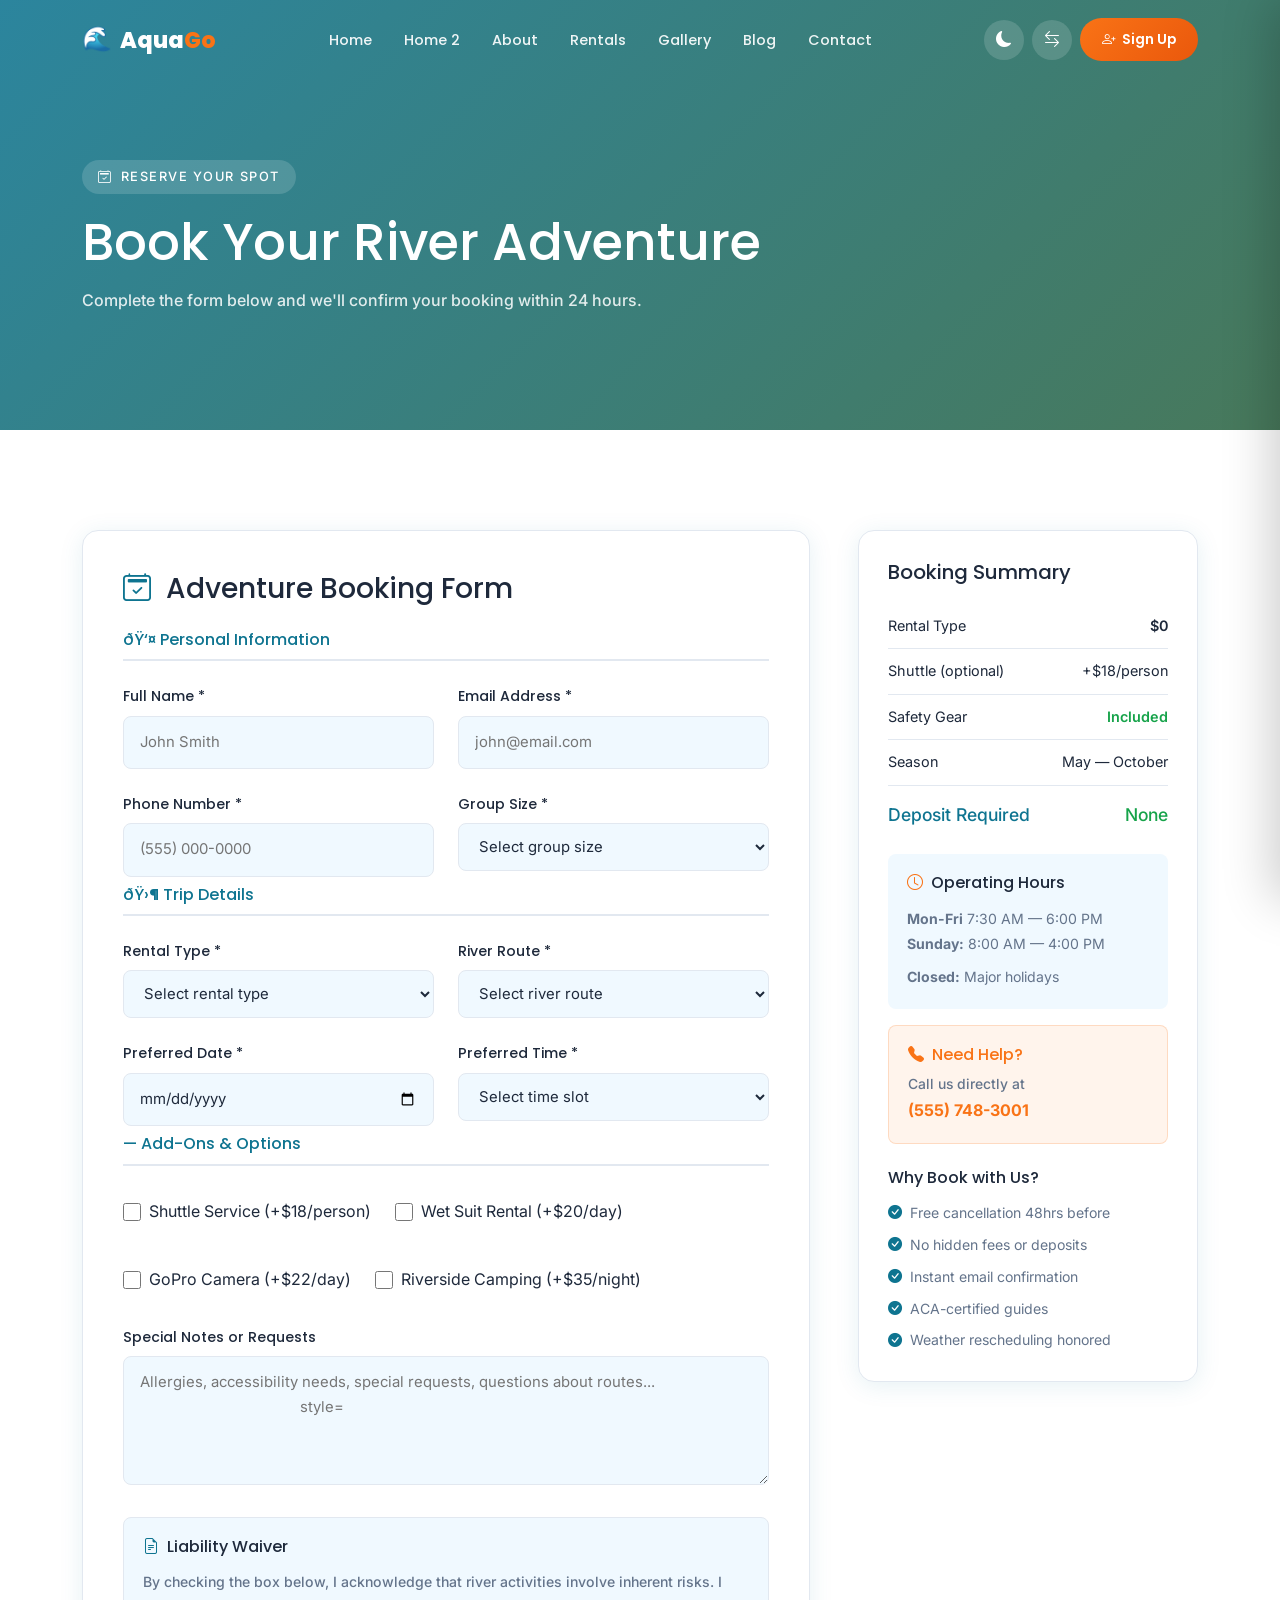
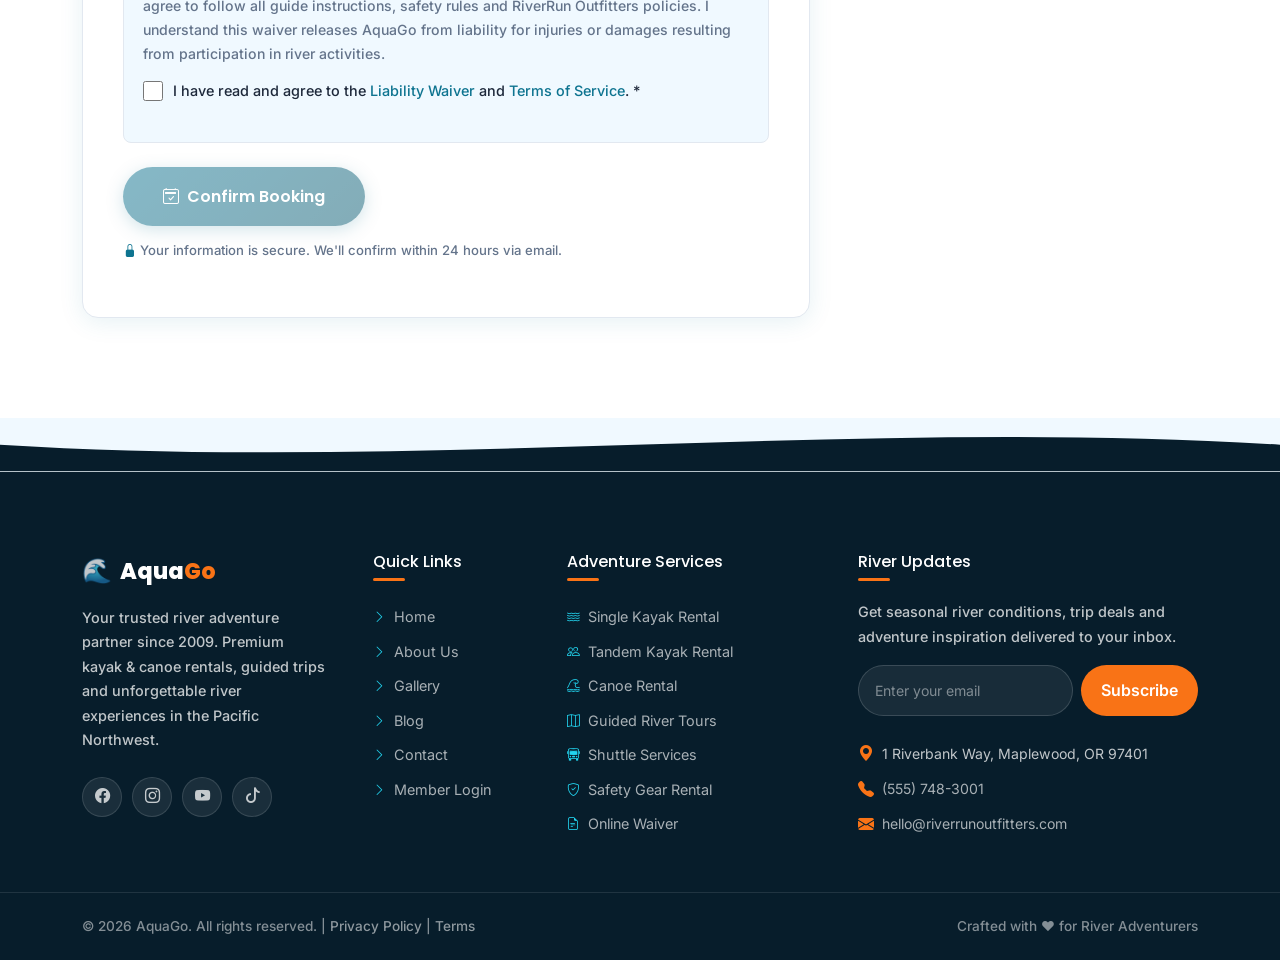
<file: booking.html>
﻿<!DOCTYPE html>
<html lang="en" data-theme="light" dir="ltr">

<head>
    <meta charset="UTF-8" />
    <meta name="viewport" content="width=device-width, initial-scale=1.0" />
    <link rel="icon" type="image/svg+xml" href="favicon.svg" />
    <title>Book a River Adventure &mdash; AquaGo | Online Booking</title>
    <meta name="description"
        content="Book your kayak rental, canoe trip or guided river adventure online with AquaGo. Easy online booking with instant confirmation." />
    <meta property="og:title" content="Book Your River Adventure &mdash; AquaGo" />
    <meta property="og:type" content="website" />
    <link rel="stylesheet" href="https://cdn.jsdelivr.net/npm/bootstrap@5.3.3/dist/css/bootstrap.min.css" />
    <link rel="stylesheet" href="https://cdn.jsdelivr.net/npm/bootstrap-icons@1.11.3/font/bootstrap-icons.min.css" />
    <link rel="stylesheet" href="assets/css/style.css" />
</head>

<body>
    <!-- NAVBAR -->
    <nav class="navbar-rr" role="navigation" aria-label="Main navigation" id="mainNav">
        <div class="container d-flex align-items-center justify-content-between gap-3">
            <a href="index.html" class="d-flex align-items-center gap-2 text-decoration-none">
                <span class="nav-logo-icon">🌊</span>
                <span class="nav-logo-text">Aqua<span>Go</span></span>
            </a>
            <ul id="desktopNavLinks" class="d-flex align-items-center list-unstyled mb-0 gap-1 flex-nowrap">
                <li><a href="index.html" class="nav-link-rr" data-page="index.html">Home</a></li>
                <li><a href="home-2.html" class="nav-link-rr" data-page="home-2.html">Home 2</a></li>
                <li><a href="about.html" class="nav-link-rr" data-page="about.html">About</a></li>
                <li><a href="services.html" class="nav-link-rr" data-page="services.html">Rentals</a></li>
                <li><a href="gallery.html" class="nav-link-rr" data-page="gallery.html">Gallery</a></li>
                <li><a href="blog.html" class="nav-link-rr" data-page="blog.html">Blog</a></li>
                <li><a href="contact.html" class="nav-link-rr" data-page="contact.html">Contact</a></li>
            </ul>
            <div class="nav-controls">
                <button class="btn-toggle theme-toggle-btn" aria-label="Toggle dark mode"><i
                        class="bi bi-moon-fill"></i></button>
                <button class="btn-toggle rtl-toggle-btn" aria-label="Toggle RTL"><i
                        class="bi bi-arrow-left-right"></i></button>
                <a href="register.html" class="btn-book-nav d-none d-lg-inline-flex"><i class="bi bi-person-plus"></i>
                    Sign Up</a>
                <button class="hamburger" aria-label="Open menu" aria-expanded="false"><i
                        class="bi bi-list"></i></button>
            </div>
        </div>
    </nav>
    <div class="offcanvas-overlay"></div>
    <aside class="offcanvas-rr" aria-label="Mobile navigation">
        <button class="offcanvas-close" aria-label="Close menu"><i class="bi bi-x-lg"></i></button>
        <div class="d-flex align-items-center gap-2 mb-4 mt-2"><span style="font-size:1.5rem;">🌊</span><span
                class="nav-logo-text" style="color:var(--text);">Aqua<span>Go</span></span></div>
        <div class="mobile-nav-divider"></div>
        <ul class="list-unstyled">
            <li><a href="index.html" class="mobile-nav-link" data-page="index.html"><i
                        class="bi bi-house-fill text-primary-rr"></i> Home</a></li>
            <li><a href="home-2.html" class="mobile-nav-link" data-page="home-2.html"><i
                        class="bi bi-house-door text-primary-rr"></i> Home 2</a></li>
            <li><a href="about.html" class="mobile-nav-link" data-page="about.html"><i
                        class="bi bi-people text-primary-rr"></i> About</a></li>
            <li><a href="services.html" class="mobile-nav-link" data-page="services.html"><i
                        class="bi bi-water text-primary-rr"></i> Rentals</a></li>
            <li><a href="gallery.html" class="mobile-nav-link"><i class="bi bi-images text-primary-rr"></i> Gallery</a>
            </li>
            <li><a href="contact.html" class="mobile-nav-link"><i class="bi bi-envelope text-primary-rr"></i>
                    Contact</a></li>
        </ul>
        <div class="mobile-nav-divider"></div>
        <a href="register.html" class="btn-primary-rr w-100 justify-content-center mb-3"><i
                class="bi bi-person-plus"></i> Sign Up</a>
        <div class="mobile-menu-controls d-flex gap-2 mb-3">
            <button class="btn-toggle theme-toggle-btn" aria-label="Toggle dark mode">
                <i class="bi bi-moon-fill"></i>
            </button>
            <button class="btn-toggle rtl-toggle-btn" aria-label="Toggle RTL" title="RTL Mode">
                <i class="bi bi-arrow-left-right"></i>
            </button>
        </div>
    </aside>

    <!-- PAGE HERO -->
    <section class="page-hero"
        style="background-image:url('https://images.unsplash.com/photo-1504280390367-361c6d9f38f4?w=1920&q=80');min-height:42vh;"
        aria-label="Booking page hero">
        <div class="container page-hero-content">
            <span class="section-tag" style="background:rgba(255,255,255,.15);color:#fff;margin-bottom:1rem;"><i
                    class="bi bi-calendar2-check"></i> Reserve Your Spot</span>
            <h1 class="page-hero-title">Book Your River Adventure</h1>
            <p style="color:rgba(255,255,255,.85);margin-top:.8rem;">Complete the form below and we'll confirm your
                booking within 24 hours.</p>
        </div>
    </section>

    <!-- BOOKING FORM -->
    <section class="section-pad" aria-label="Booking form">
        <div class="container">
            <div class="row g-5">

                <!-- Form -->
                <div class="col-lg-8">
                    <div class="booking-form-wrap" id="bookingFormContainer">
                        <h3 style="font-weight:800;margin-bottom:1.5rem;font-family:var(--font-h);">
                            <i class="bi bi-calendar2-check text-primary-rr me-2"></i> Adventure Booking Form
                        </h3>
                        <form id="bookingForm" novalidate>
                            <div class="row g-4">

                                <!-- Personal Info -->
                                <div class="col-12">
                                    <h5
                                        style="font-weight:700;color:var(--primary);border-bottom:2px solid var(--border);padding-bottom:.6rem;margin-bottom:0;font-size:1rem;">
                                        ðŸ‘¤ Personal Information
                                    </h5>
                                </div>
                                <div class="col-sm-6">
                                    <label class="form-label-rr" for="fullName">Full Name *</label>
                                    <input type="text" id="fullName" name="fullName" class="form-control-rr"
                                        placeholder="John Smith" required aria-describedby="fullNameErr">
                                    <span class="form-error-msg" data-error="fullName" id="fullNameErr"
                                        aria-live="polite"></span>
                                </div>
                                <div class="col-sm-6">
                                    <label class="form-label-rr" for="email">Email Address *</label>
                                    <input type="email" id="email" name="email" class="form-control-rr"
                                        placeholder="john@email.com" required aria-describedby="emailErr">
                                    <span class="form-error-msg" data-error="email" id="emailErr"
                                        aria-live="polite"></span>
                                </div>
                                <div class="col-sm-6">
                                    <label class="form-label-rr" for="phone">Phone Number *</label>
                                    <input type="tel" id="phone" name="phone" class="form-control-rr"
                                        placeholder="(555) 000-0000" required aria-describedby="phoneErr">
                                    <span class="form-error-msg" data-error="phone" id="phoneErr"
                                        aria-live="polite"></span>
                                </div>
                                <div class="col-sm-6">
                                    <label class="form-label-rr" for="groupSize">Group Size *</label>
                                    <select id="groupSize" name="groupSize" class="form-control-rr" required
                                        aria-describedby="groupSizeErr">
                                        <option value="">Select group size</option>
                                        <option>1 person</option>
                                        <option>2 people</option>
                                        <option>3- people</option>
                                        <option>6- people</option>
                                        <option>11- people</option>
                                        <option>20+ people</option>
                                    </select>
                                    <span class="form-error-msg" data-error="groupSize" id="groupSizeErr"
                                        aria-live="polite"></span>
                                </div>

                                <!-- Trip Details -->
                                <div class="col-12 mt-2">
                                    <h5
                                        style="font-weight:700;color:var(--primary);border-bottom:2px solid var(--border);padding-bottom:.6rem;margin-bottom:0;font-size:1rem;">
                                        ðŸ›¶ Trip Details
                                    </h5>
                                </div>
                                <div class="col-sm-6">
                                    <label class="form-label-rr" for="rentalType">Rental Type *</label>
                                    <select id="rentalType" name="rentalType" class="form-control-rr" required
                                        aria-describedby="rentalTypeErr">
                                        <option value="">Select rental type</option>
                                        <option value="single-kayak">Single Kayak &mdash; $35/half day</option>
                                        <option value="tandem-kayak">Tandem Kayak &mdash; $55/half day</option>
                                        <option value="canoe">Family Canoe &mdash; $45/half day</option>
                                        <option value="tube">River Tube &mdash; $20/half day</option>
                                        <option value="guided-tour">Guided Scenic Float &mdash; $55/person</option>
                                        <option value="group-package">Group Package &mdash; Contact for pricing</option>
                                    </select>
                                    <span class="form-error-msg" data-error="rentalType" id="rentalTypeErr"
                                        aria-live="polite"></span>
                                </div>
                                <div class="col-sm-6">
                                    <label class="form-label-rr" for="riverRoute">River Route *</label>
                                    <select id="riverRoute" name="riverRoute" class="form-control-rr" required>
                                        <option value="">Select river route</option>
                                        <option>Emerald Valley Float (Easy &middot; 7 miles)</option>
                                        <option>Osprey Bend Paddle (Easy &middot; 4 miles)</option>
                                        <option>Sunset Canoe Tour (Moderate &middot; 5 miles)</option>
                                        <option>Canyon Rapids Run (Expert &middot; 12 miles)</option>
                                        <option>Full Day Adventure (Expert &middot; 18 miles)</option>
                                        <option>Guide Me &mdash; Best for My Group</option>
                                    </select>
                                </div>
                                <div class="col-sm-6">
                                    <label class="form-label-rr" for="preferredDate">Preferred Date *</label>
                                    <input type="date" id="preferredDate" name="preferredDate" class="form-control-rr"
                                        required aria-describedby="dateErr">
                                    <span class="form-error-msg" data-error="preferredDate" id="dateErr"
                                        aria-live="polite"></span>
                                </div>
                                <div class="col-sm-6">
                                    <label class="form-label-rr" for="timeSlot">Preferred Time *</label>
                                    <select id="timeSlot" name="timeSlot" class="form-control-rr" required>
                                        <option value="">Select time slot</option>
                                        <option>8:00 AM</option>
                                        <option>10:00 AM</option>
                                        <option>12:00 PM</option>
                                        <option>2:00 PM</option>
                                    </select>
                                </div>

                                <!-- Add-Ons -->
                                <div class="col-12 mt-2">
                                    <h5
                                        style="font-weight:700;color:var(--primary);border-bottom:2px solid var(--border);padding-bottom:.6rem;margin-bottom:0;font-size:1rem;">
                                        &mdash; Add-Ons &amp; Options
                                    </h5>
                                </div>
                                <div class="col-12">
                                    <div class="d-flex gap-4 flex-wrap">
                                        <label
                                            style="display:flex;align-items:center;gap:8px;cursor:pointer;min-height:44px;">
                                            <input type="checkbox" name="shuttle"
                                                style="width:18px;height:18px;accent-color:var(--primary);"> Shuttle
                                            Service (+$18/person)
                                        </label>
                                        <label
                                            style="display:flex;align-items:center;gap:8px;cursor:pointer;min-height:44px;">
                                            <input type="checkbox" name="wetsuit"
                                                style="width:18px;height:18px;accent-color:var(--primary);"> Wet Suit
                                            Rental (+$20/day)
                                        </label>
                                        <label
                                            style="display:flex;align-items:center;gap:8px;cursor:pointer;min-height:44px;">
                                            <input type="checkbox" name="camera"
                                                style="width:18px;height:18px;accent-color:var(--primary);"> GoPro
                                            Camera (+$22/day)
                                        </label>
                                        <label
                                            style="display:flex;align-items:center;gap:8px;cursor:pointer;min-height:44px;">
                                            <input type="checkbox" name="camping"
                                                style="width:18px;height:18px;accent-color:var(--primary);"> Riverside
                                            Camping (+$35/night)
                                        </label>
                                    </div>
                                </div>

                                <div class="col-12">
                                    <label class="form-label-rr" for="specialNotes">Special Notes or Requests</label>
                                    <textarea id="specialNotes" name="specialNotes" class="form-control-rr" rows="4"
                                        placeholder="Allergies, accessibility needs, special requests, questions about routes...
                                        style="resize:vertical;"></textarea>
                                </div>

                                <!-- Waiver -->
                                <div class="col-12" id="waiver">
                                    <div
                                        style="background:var(--bg-alt);border-radius:var(--radius-sm);padding:1.2rem;border:1.5px solid var(--border);">
                                        <h6 style="font-weight:700;margin-bottom:.8rem;"><i
                                                class="bi bi-file-earmark-text text-primary-rr me-2"></i>Liability
                                            Waiver</h6>
                                        <p style="color:var(--text-muted);font-size:.88rem;margin-bottom:.8rem;">By
                                            checking the box below, I acknowledge that river activities involve inherent
                                            risks. I agree to follow all guide instructions, safety rules and RiverRun
                                            Outfitters policies. I understand this waiver releases AquaGo
                                            from liability for injuries or damages resulting from participation in river
                                            activities.</p>
                                        <label
                                            style="display:flex;align-items:flex-start;gap:10px;cursor:pointer;min-height:44px;">
                                            <input type="checkbox" id="waiverCheck" name="waiverAccepted"
                                                style="width:20px;height:20px;accent-color:var(--primary);margin-top:2px;flex-shrink:0;"
                                                required aria-required="true">
                                            <span style="font-size:.9rem;font-weight:500;">I have read and agree to the
                                                <a href="#" style="color:var(--primary);">Liability Waiver</a> and <a
                                                    href="#" style="color:var(--primary);">Terms of Service</a>.
                                                *</span>
                                        </label>
                                    </div>
                                </div>

                                <div class="col-12">
                                    <button type="submit" class="btn-primary-rr" id="bookSubmitBtn"
                                        style="font-size:1rem;padding:16px 40px;" disabled>
                                        <i class="bi bi-calendar2-check"></i> Confirm Booking
                                    </button>
                                    <p style="color:var(--text-muted);font-size:.82rem;margin-top:.8rem;">
                                        <i class="bi bi-lock-fill text-primary-rr"></i> Your information is secure.
                                        We'll confirm within 24 hours via email.
                                    </p>
                                </div>
                            </div>
                        </form>
                    </div>
                </div>

                <!-- Sidebar -->
                <div class="col-lg-4">
                    <div class="booking-sidebar">
                        <h5 style="font-weight:800;margin-bottom:1.2rem;font-family:var(--font-h);">Booking Summary</h5>
                        <div class="summary-line">
                            <span>Rental Type</span><span id="priceSummary" style="font-weight:600;">$0</span>
                        </div>
                        <div class="summary-line">
                            <span>Shuttle (optional)</span><span>+$18/person</span>
                        </div>
                        <div class="summary-line">
                            <span>Safety Gear</span><span
                                style="color:var(--secondary-light);font-weight:600;">Included</span>
                        </div>
                        <div class="summary-line">
                            <span>Season</span><span>May &mdash; October</span>
                        </div>
                        <div class="summary-total">
                            <span>Deposit Required</span><span style="color:var(--secondary-light);">None</span>
                        </div>

                        <div
                            style="background:var(--bg-alt);border-radius:var(--radius-sm);padding:1.2rem;margin-top:1.5rem;">
                            <h6 style="font-weight:700;margin-bottom:.8rem;"><i
                                    class="bi bi-clock text-accent-rr me-2"></i>Operating Hours</h6>
                            <div style="font-size:.88rem;color:var(--text-muted);line-height:1.8;">
                                <div><strong>Mon-Fri</strong> 7:30 AM &mdash; 6:00 PM</div>
                                <div><strong>Sunday:</strong> 8:00 AM &mdash; 4:00 PM</div>
                                <div style="margin-top:.5rem;"><strong>Closed:</strong> Major holidays</div>
                            </div>
                        </div>

                        <div
                            style="background:rgba(249,115,22,.08);border-radius:var(--radius-sm);padding:1.2rem;margin-top:1rem;border:1px solid rgba(249,115,22,.2);">
                            <h6 style="font-weight:700;color:var(--accent);margin-bottom:.5rem;"><i
                                    class="bi bi-telephone-fill me-2"></i>Need Help?</h6>
                            <p style="font-size:.87rem;color:var(--text-muted);margin:0;">Call us directly at<br><a
                                    href="tel:+15557483001"
                                    style="font-weight:700;color:var(--accent);font-size:1rem;">(555) 748-3001</a></p>
                        </div>

                        <div class="mt-4">
                            <h6 style="font-weight:700;margin-bottom:.8rem;">Why Book with Us?</h6>
                            <div class="d-flex flex-column gap-2" style="font-size:.88rem;color:var(--text-muted);">
                                <div class="d-flex gap-2 align-items-center"><i
                                        class="bi bi-check-circle-fill text-primary-rr"></i> Free cancellation 48hrs
                                    before</div>
                                <div class="d-flex gap-2 align-items-center"><i
                                        class="bi bi-check-circle-fill text-primary-rr"></i> No hidden fees or deposits
                                </div>
                                <div class="d-flex gap-2 align-items-center"><i
                                        class="bi bi-check-circle-fill text-primary-rr"></i> Instant email confirmation
                                </div>
                                <div class="d-flex gap-2 align-items-center"><i
                                        class="bi bi-check-circle-fill text-primary-rr"></i> ACA-certified guides</div>
                                <div class="d-flex gap-2 align-items-center"><i
                                        class="bi bi-check-circle-fill text-primary-rr"></i> Weather rescheduling
                                    honored</div>
                            </div>
                        </div>
                    </div>
                </div>
            </div>
        </div>
    </section>

    <!-- FOOTER -->
    <footer class="footer-rr" role="contentinfo">
        <!-- Wave top -->
        <div style="line-height:0;background:var(--bg-alt);">
            <svg viewBox="0 0 1440 60" xmlns="http://www.w3.org/2000/svg" preserveAspectRatio="none"
                style="display:block;">
                <path d="M0,30 C480,60 960,0 1440,30 L1440,60 L0,60 Z" fill="#071d2b" />
            </svg>
        </div>
        <div class="footer-top">
            <div class="container">
                <div class="row g-5">
                    <!-- Col 1: Brand -->
                    <div class="col-lg-3 col-md-6">
                        <a href="index.html" class="d-flex align-items-center gap-2 mb-3 text-decoration-none">
                            <span class="footer-logo-icon">🌊</span>
                            <span class="footer-logo-text">Aqua<span>Go</span></span>
                        </a>
                        <p class="footer-desc">Your trusted river adventure partner since 2009. Premium kayak &amp;
                            canoe rentals, guided trips and unforgettable river experiences in the Pacific Northwest.
                        </p>
                        <div class="social-links mt-4">
                            <a href="#" class="social-btn" aria-label="Facebook"><i class="bi bi-facebook"></i></a>
                            <a href="#" class="social-btn" aria-label="Instagram"><i class="bi bi-instagram"></i></a>
                            <a href="#" class="social-btn" aria-label="YouTube"><i class="bi bi-youtube"></i></a>
                            <a href="#" class="social-btn" aria-label="TikTok"><i class="bi bi-tiktok"></i></a>
                        </div>
                    </div>
                    <!-- Col 2: Quick Links -->
                    <div class="col-lg-2 col-md-6 col-sm-6">
                        <h6 class="footer-col-title">Quick Links</h6>
                        <ul>
                            <li><a href="index.html" class="footer-link"><i class="bi bi-chevron-right"></i>Home</a>
                            </li>
                            <li><a href="about.html" class="footer-link"><i class="bi bi-chevron-right"></i>About Us</a>
                            </li>
                            <li><a href="gallery.html" class="footer-link"><i
                                        class="bi bi-chevron-right"></i>Gallery</a></li>
                            <li><a href="blog.html" class="footer-link"><i class="bi bi-chevron-right"></i>Blog</a></li>
                            <li><a href="contact.html" class="footer-link"><i
                                        class="bi bi-chevron-right"></i>Contact</a></li>
                            <li><a href="login.html" class="footer-link"><i class="bi bi-chevron-right"></i>Member
                                    Login</a></li>
                        </ul>
                    </div>
                    <!-- Col 3: Services -->
                    <div class="col-lg-3 col-md-6 col-sm-6">
                        <h6 class="footer-col-title">Adventure Services</h6>
                        <ul>
                            <li><a href="services.html" class="footer-link"><i class="bi bi-water"></i>Single Kayak
                                    Rental</a></li>
                            <li><a href="services.html" class="footer-link"><i class="bi bi-people"></i>Tandem Kayak
                                    Rental</a></li>
                            <li><a href="services.html" class="footer-link"><i class="bi bi-tsunami"></i>Canoe
                                    Rental</a></li>
                            <li><a href="services.html" class="footer-link"><i class="bi bi-map"></i>Guided River
                                    Tours</a></li>
                            <li><a href="services.html" class="footer-link"><i class="bi bi-bus-front"></i>Shuttle
                                    Services</a></li>
                            <li><a href="services.html" class="footer-link"><i class="bi bi-shield-check"></i>Safety
                                    Gear Rental</a></li>
                            <li><a href="booking.html" class="footer-link"><i class="bi bi-file-earmark-text"></i>Online
                                    Waiver</a></li>
                        </ul>
                    </div>
                    <!-- Col 4: Newsletter -->
                    <div class="col-lg-4 col-md-6">
                        <h6 class="footer-col-title">River Updates</h6>
                        <p style="font-size:.9rem;margin-bottom:1rem;">Get seasonal river conditions, trip deals and
                            adventure inspiration delivered to your inbox.</p>
                        <form class="newsletter-form" aria-label="Newsletter subscription">
                            <input type="email" class="newsletter-input" placeholder="Enter your email"
                                aria-label="Email address" required>
                            <button class="newsletter-btn" type="submit" aria-label="Subscribe">Subscribe</button>
                        </form>
                        <div class="mt-4">
                            <div class="d-flex align-items-center gap-2 mb-2">
                                <i class="bi bi-geo-alt-fill" style="color:var(--accent);"></i>
                                <span style="font-size:.88rem;">1 Riverbank Way, Maplewood, OR 97401</span>
                            </div>
                            <div class="d-flex align-items-center gap-2 mb-2">
                                <i class="bi bi-telephone-fill" style="color:var(--accent);"></i>
                                <a href="tel:+15557483001" style="font-size:.88rem;color:rgba(255,255,255,.65);">(555)
                                    748-3001</a>
                            </div>
                            <div class="d-flex align-items-center gap-2">
                                <i class="bi bi-envelope-fill" style="color:var(--accent);"></i>
                                <a href="mailto:hello@riverrunoutfitters.com"
                                    style="font-size:.88rem;color:rgba(255,255,255,.65);">hello@riverrunoutfitters.com</a>
                            </div>
                        </div>
                    </div>
                </div>
            </div>
        </div>
        <!-- Footer Bottom -->
        <div class="footer-bottom">
            <div class="container d-flex flex-wrap justify-content-between align-items-center gap-3">
                <p class="mb-0">&copy; 2026 AquaGo. All rights reserved. | <a href="#"
                        style="color:rgba(255,255,255,.55);">Privacy Policy</a> | <a href="#"
                        style="color:rgba(255,255,255,.55);">Terms</a></p>
                <p class="mb-0">Crafted with &#10084; for River Adventurers</p>
            </div>
        </div>
    </footer>
    <button id="backToTop" aria-label="Back to top"><i class="bi bi-arrow-up"></i></button>
    <script src="https://cdn.jsdelivr.net/npm/bootstrap@5.3.3/dist/js/bootstrap.bundle.min.js"></script>
    <script src="assets/js/main.js"></script>
</body>

</html>
</file>
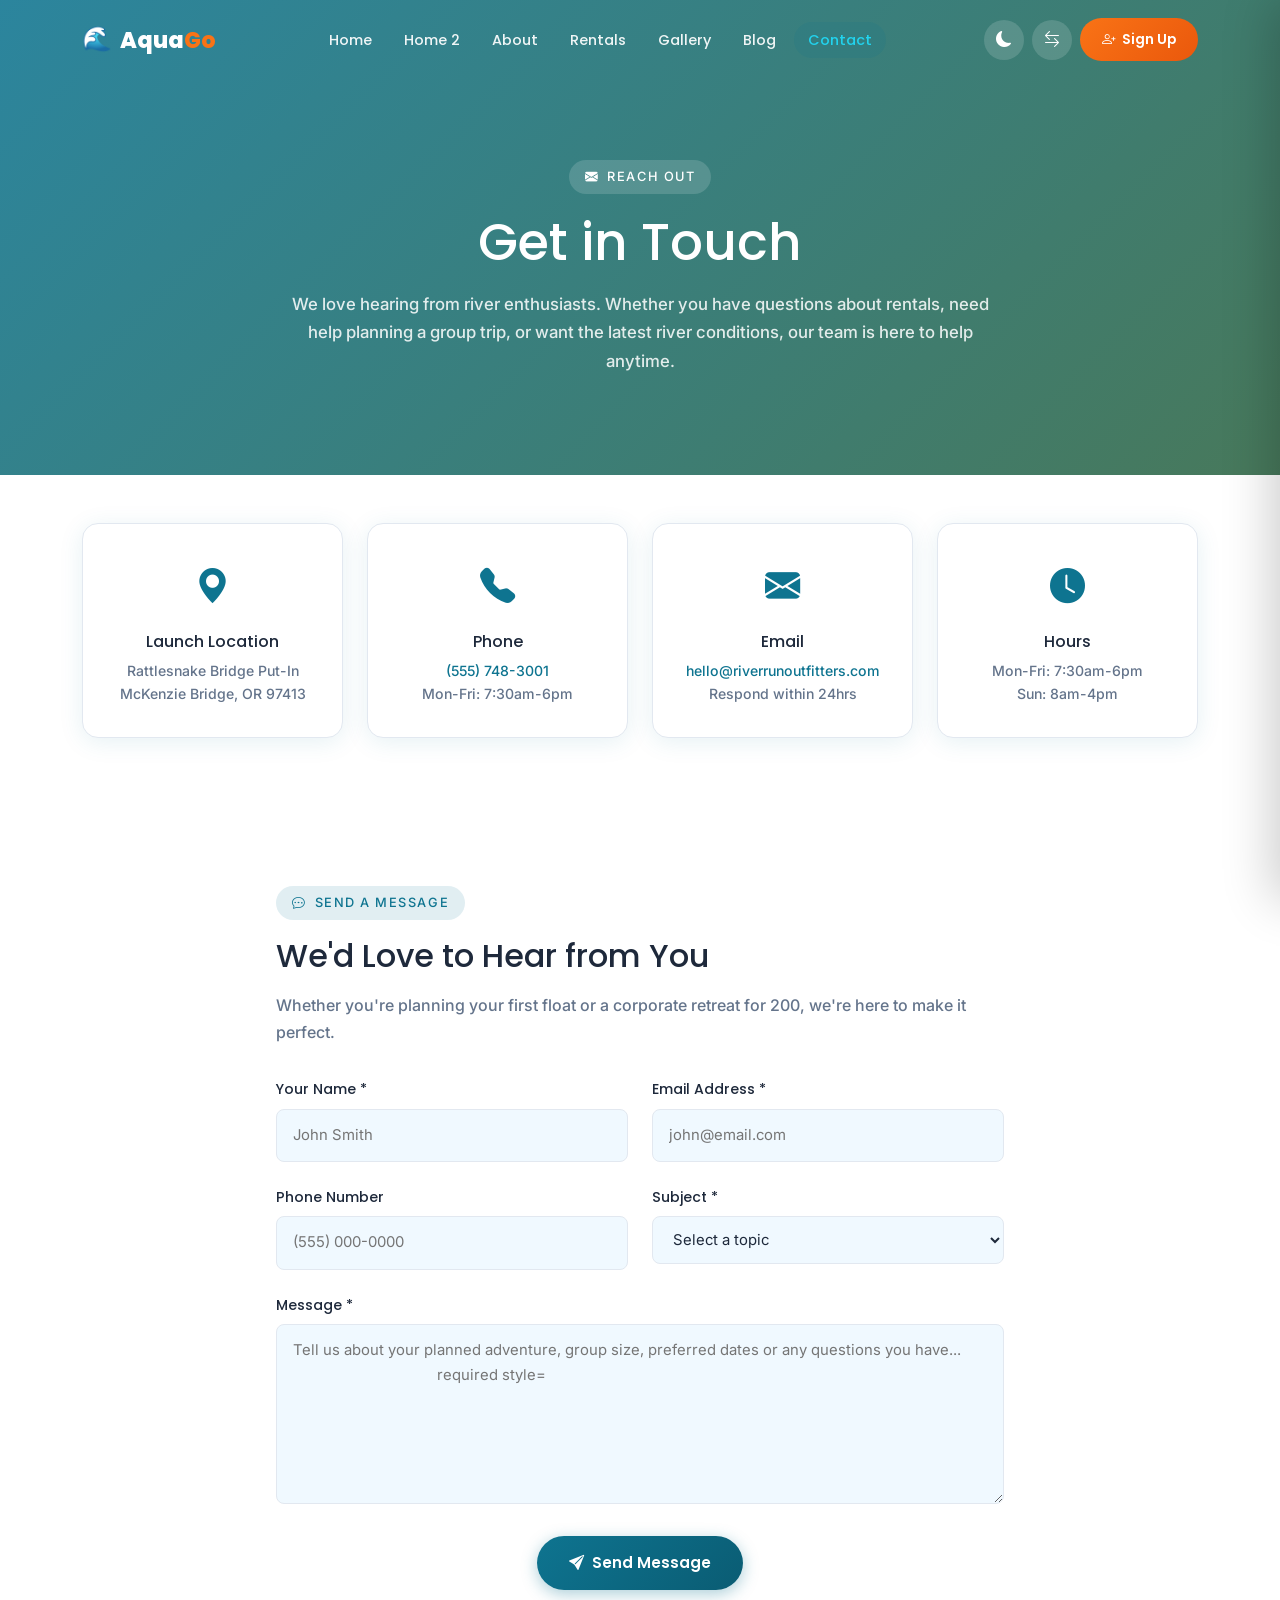
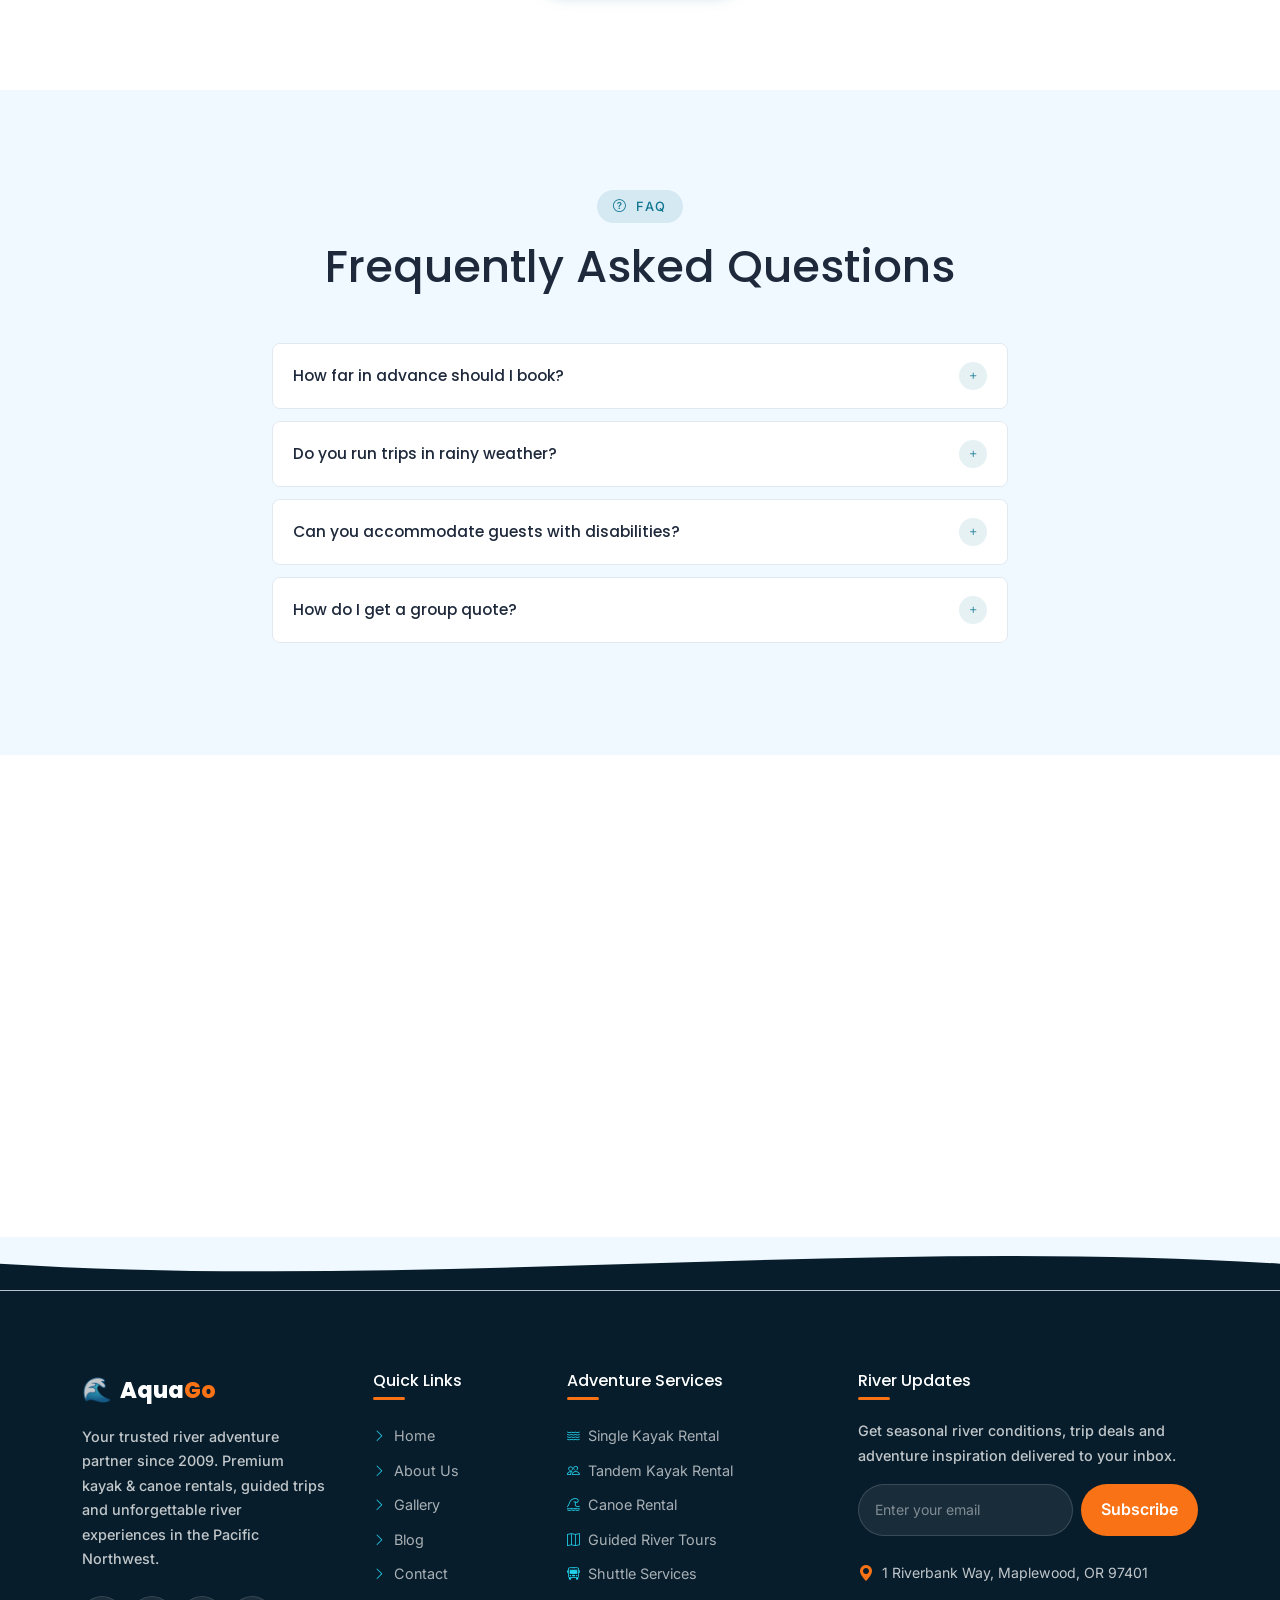
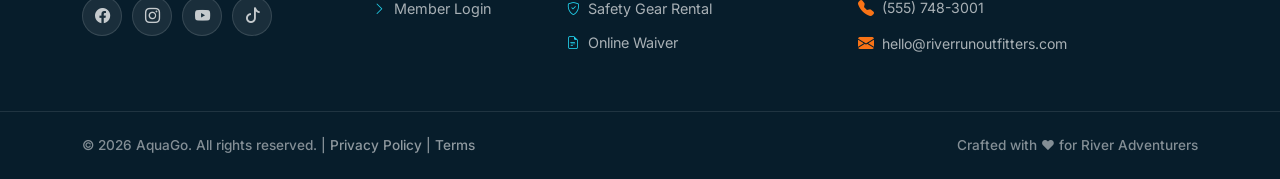
<file: contact.html>
﻿<!DOCTYPE html>
<html lang="en" data-theme="light" dir="ltr">

<head>
    <meta charset="UTF-8" />
    <meta name="viewport" content="width=device-width, initial-scale=1.0" />
    <link rel="icon" type="image/svg+xml" href="favicon.svg" />
    <title>Contact Us &mdash; AquaGo | Get in Touch</title>
    <meta name="description"
        content="Contact AquaGo for kayak and canoe rental bookings, guided trip inquiries, group packages and river condition questions. We love to hear from adventurers!" />
    <meta property="og:title" content="Contact &mdash; AquaGo" />
    <meta property="og:type" content="website" />
    <link rel="stylesheet" href="https://cdn.jsdelivr.net/npm/bootstrap@5.3.3/dist/css/bootstrap.min.css" />
    <link rel="stylesheet" href="https://cdn.jsdelivr.net/npm/bootstrap-icons@1.11.3/font/bootstrap-icons.min.css" />
    <link rel="stylesheet" href="assets/css/style.css" />
    <script type="application/ld+json">
  {
    "@context":"https://schema.org",
    "@type":"LocalBusiness",
    "name":"AquaGo",
    "address":{"@type":"PostalAddress","addressLocality":"McKenzie Bridge","addressRegion":"OR","postalCode":"97413"},
    "telephone":"+15557483001",
    "openingHours":["Mo-Sa 07:30-18:00","Su 08:00-16:00"],
    "url":"https://riverrunoutfitters.com"
  }
  </script>
</head>

<body>
    <!-- NAVBAR -->
    <nav class="navbar-rr" role="navigation" aria-label="Main navigation" id="mainNav">
        <div class="container d-flex align-items-center justify-content-between gap-3">
            <a href="index.html" class="d-flex align-items-center gap-2 text-decoration-none">
                <span class="nav-logo-icon">🌊</span>
                <span class="nav-logo-text">Aqua<span>Go</span></span>
            </a>
            <ul id="desktopNavLinks" class="d-flex align-items-center list-unstyled mb-0 gap-1 flex-nowrap">
                <li><a href="index.html" class="nav-link-rr" data-page="index.html">Home</a></li>
                <li><a href="home-2.html" class="nav-link-rr" data-page="home-2.html">Home 2</a></li>
                <li><a href="about.html" class="nav-link-rr" data-page="about.html">About</a></li>
                <li><a href="services.html" class="nav-link-rr" data-page="services.html">Rentals</a></li>
                <li><a href="gallery.html" class="nav-link-rr" data-page="gallery.html">Gallery</a></li>
                <li><a href="blog.html" class="nav-link-rr" data-page="blog.html">Blog</a></li>
                <li><a href="contact.html" class="nav-link-rr active" data-page="contact.html">Contact</a></li>
            </ul>
            <div class="nav-controls">
                <button class="btn-toggle theme-toggle-btn" aria-label="Toggle dark mode"><i
                        class="bi bi-moon-fill"></i></button>
                <button class="btn-toggle rtl-toggle-btn" aria-label="Toggle RTL"><i
                        class="bi bi-arrow-left-right"></i></button>
                <a href="register.html" class="btn-book-nav d-none d-lg-inline-flex"><i class="bi bi-person-plus"></i>
                    Sign Up</a>
                <button class="hamburger" aria-label="Open menu" aria-expanded="false"><i
                        class="bi bi-list"></i></button>
            </div>
        </div>
    </nav>
    <div class="offcanvas-overlay"></div>
    <aside class="offcanvas-rr" aria-label="Mobile navigation">
        <button class="offcanvas-close" aria-label="Close menu"><i class="bi bi-x-lg"></i></button>
        <div class="d-flex align-items-center gap-2 mb-4 mt-2"><span style="font-size:1.5rem;">🌊</span><span
                class="nav-logo-text" style="color:var(--text);">Aqua<span>Go</span></span></div>
        <div class="mobile-nav-divider"></div>
        <ul class="list-unstyled">
            <li><a href="index.html" class="mobile-nav-link" data-page="index.html"><i
                        class="bi bi-house-fill text-primary-rr"></i> Home</a></li>
            <li><a href="home-2.html" class="mobile-nav-link" data-page="home-2.html"><i
                        class="bi bi-house-door text-primary-rr"></i> Home 2</a></li>
            <li><a href="about.html" class="mobile-nav-link" data-page="about.html"><i
                        class="bi bi-people text-primary-rr"></i> About</a></li>
            <li><a href="services.html" class="mobile-nav-link" data-page="services.html"><i
                        class="bi bi-water text-primary-rr"></i> Rentals</a></li>
            <li><a href="gallery.html" class="mobile-nav-link"><i class="bi bi-images text-primary-rr"></i> Gallery</a>
            </li>
            <li><a href="contact.html" class="mobile-nav-link active"><i class="bi bi-envelope text-primary-rr"></i>
                    Contact</a></li>
        </ul>
        <div class="mobile-nav-divider"></div>
        <a href="register.html" class="btn-primary-rr w-100 justify-content-center mb-3"><i
                class="bi bi-person-plus"></i> Sign Up</a>
        <div class="mobile-menu-controls d-flex gap-2 mb-3">
            <button class="btn-toggle theme-toggle-btn" aria-label="Toggle dark mode">
                <i class="bi bi-moon-fill"></i>
            </button>
            <button class="btn-toggle rtl-toggle-btn" aria-label="Toggle RTL" title="RTL Mode">
                <i class="bi bi-arrow-left-right"></i>
            </button>
        </div>
    </aside>

    <!-- PAGE HERO -->
    <section class="page-hero"
        style="background-image:url('https://images.unsplash.com/photo-1521207418485-99c705420785?w=1920&q=80');min-height:45vh;"
        aria-label="Contact hero">
        <div class="container page-hero-content" style="text-align:center;">
            <span class="section-tag" style="background:rgba(255,255,255,.15);color:#fff;margin-bottom:1rem;"><i
                    class="bi bi-envelope-fill"></i> Reach Out</span>
            <h1 class="page-hero-title" style="text-align:center;">Get in Touch</h1>
            <p style="color:rgba(255,255,255,.85);max-width:700px;margin:1rem auto 0;font-size:1.05rem;">We love hearing
                from river enthusiasts. Whether you have questions about rentals, need help planning a group trip, or
                want the latest river conditions, our team is here to help anytime.</p>
        </div>
    </section>

    <!-- CONTACT INFO CARDS -->
    <section style="padding:3rem 0;background:var(--bg);" aria-label="Contact information">
        <div class="container">
            <div class="row g-4">
                <div class="col-lg-3 col-md-6 reveal">
                    <div class="contact-info-card text-center h-100">
                        <i class="bi bi-geo-alt-fill"></i>
                        <h6>Launch Location</h6>
                        <p>Rattlesnake Bridge Put-In<br>McKenzie Bridge, OR 97413</p>
                    </div>
                </div>
                <div class="col-lg-3 col-md-6 reveal" style="transition-delay:.1s">
                    <div class="contact-info-card text-center h-100">
                        <i class="bi bi-telephone-fill"></i>
                        <h6>Phone</h6>
                        <p><a href="tel:+15557483001">(555) 748-3001</a><br>Mon-Fri: 7:30am-6pm</p>
                    </div>
                </div>
                <div class="col-lg-3 col-md-6 reveal" style="transition-delay:.2s">
                    <div class="contact-info-card text-center h-100">
                        <i class="bi bi-envelope-fill"></i>
                        <h6>Email</h6>
                        <p><a href="mailto:hello@riverrunoutfitters.com">hello@riverrunoutfitters.com</a><br>Respond
                            within 24hrs</p>
                    </div>
                </div>
                <div class="col-lg-3 col-md-6 reveal" style="transition-delay:.3s">
                    <div class="contact-info-card text-center h-100">
                        <i class="bi bi-clock-fill"></i>
                        <h6>Hours</h6>
                        <p>Mon-Fri: 7:30am-6pm<br>Sun: 8am-4pm</p>
                    </div>
                </div>
            </div>
        </div>
    </section>

    <!-- CONTACT FORM + MAP -->
    <section class="section-pad" aria-label="Contact form">
        <div class="container">
            <div class="row g-5">
                <div class="col-lg-8 mx-auto reveal">
                    <span class="section-tag"><i class="bi bi-chat-dots"></i> Send a Message</span>
                    <h2 class="section-title text-start" style="font-size:2rem;">We'd Love to Hear from You</h2>
                    <p style="color:var(--text-muted);margin-bottom:2rem;">Whether you're planning your first float or a
                        corporate retreat for 200, we're here to make it perfect.</p>

                    <form id="contactForm" novalidate>
                        <div class="row g-4">
                            <div class="col-sm-6">
                                <label class="form-label-rr" for="contactName">Your Name *</label>
                                <input type="text" id="contactName" class="form-control-rr" placeholder="John Smith"
                                    required aria-describedby="cnameErr">
                                <span class="form-error-msg" id="cnameErr" aria-live="polite"></span>
                            </div>
                            <div class="col-sm-6">
                                <label class="form-label-rr" for="contactEmail">Email Address *</label>
                                <input type="email" id="contactEmail" class="form-control-rr"
                                    placeholder="john@email.com" required aria-describedby="cemailErr">
                                <span class="form-error-msg" id="cemailErr" aria-live="polite"></span>
                            </div>
                            <div class="col-sm-6">
                                <label class="form-label-rr" for="contactPhone">Phone Number</label>
                                <input type="tel" id="contactPhone" class="form-control-rr"
                                    placeholder="(555) 000-0000">
                            </div>
                            <div class="col-sm-6">
                                <label class="form-label-rr" for="contactSubject">Subject *</label>
                                <select id="contactSubject" class="form-control-rr" required>
                                    <option value="">Select a topic</option>
                                    <option>General Inquiry</option>
                                    <option>Rental Information</option>
                                    <option>Guided Trip Planning</option>
                                    <option>Group Package Quote</option>
                                    <option>River Conditions</option>
                                    <option>Cancellation / Rebook</option>
                                    <option>Other</option>
                                </select>
                            </div>
                            <div class="col-12">
                                <label class="form-label-rr" for="contactMessage">Message *</label>
                                <textarea id="contactMessage" class="form-control-rr" rows="6" placeholder="Tell us about your planned adventure, group size, preferred dates or any questions you have...
                                    required style=" resize:vertical;" aria-describedby="cmsgErr"></textarea>
                                <span class="form-error-msg" id="cmsgErr" aria-live="polite"></span>
                            </div>
                            <div class="col-12 text-center">
                                <button type="submit" class="btn-primary-rr">
                                    <i class="bi bi-send-fill"></i> Send Message
                                </button>
                            </div>
                        </div>
                    </form>
                </div>
            </div>
        </div>
    </section>

    <!-- FAQ -->
    <section class="section-pad bg-alt" aria-label="Contact FAQ">
        <div class="container">
            <div class="text-center mb-5 reveal">
                <span class="section-tag"><i class="bi bi-question-circle"></i> FAQ</span>
                <h2 class="section-title">Frequently Asked Questions</h2>
            </div>
            <div class="row justify-content-center">
                <div class="col-lg-8 reveal" id="faqContainer">
                    <div class="faq-item">
                        <div class="faq-question" role="button" aria-expanded="false">How far in advance should I book?
                            <div class="faq-icon"><i class="bi bi-plus"></i></div>
                        </div>
                        <div class="faq-answer">
                            <div class="faq-answer-inner">We recommend booking at least 2-3 days in advance for weekdays
                                and 7+ days for weekends (Memorial Day to Labor Day). Group bookings (10+) should book
                                3-4 weeks in advance to guarantee equipment and guide availability.</div>
                        </div>
                    </div>
                    <div class="faq-item">
                        <div class="faq-question" role="button" aria-expanded="false">Do you run trips in rainy weather?
                            <div class="faq-icon"><i class="bi bi-plus"></i></div>
                        </div>
                        <div class="faq-answer">
                            <div class="faq-answer-inner">Yes, we run trips in drizzle and light rain &mdash; it's often
                                the
                                best time to be on the river! We cancel only for lightning, severe thunderstorms or
                                flash flood warnings. If we cancel due to weather, you receive a full refund or priority
                                rescheduling.</div>
                        </div>
                    </div>
                    <div class="faq-item">
                        <div class="faq-question" role="button" aria-expanded="false">Can you accommodate guests with
                            disabilities?<div class="faq-icon"><i class="bi bi-plus"></i></div>
                        </div>
                        <div class="faq-answer">
                            <div class="faq-answer-inner">Absolutely. We have adaptive gear and accessible launches for
                                many conditions. Please contact us directly before booking to discuss your specific
                                needs &mdash; we'll do everything we can to make your river experience safe and joyful.
                            </div>
                        </div>
                    </div>
                    <div class="faq-item">
                        <div class="faq-question" role="button" aria-expanded="false">How do I get a group quote?<div
                                class="faq-icon"><i class="bi bi-plus"></i></div>
                        </div>
                        <div class="faq-answer">
                            <div class="faq-answer-inner">Fill in the contact form above or email
                                hello@riverrunoutfitters.com with your group size, preferred dates and the type of
                                experience you're looking for. We'll get back to you within 24 hours with a custom
                                quote.</div>
                        </div>
                    </div>
                </div>
            </div>
        </div>
    </section>

    <!-- LOCATION MAP -->
    <section style="line-height:0;margin-top:2rem;" aria-label="Interactive map of our location">
        <iframe
            src="https://maps.google.com/maps?q=McKenzie%20Bridge%2C%20OR%2097413&t=&z=13&ie=UTF8&iwloc=&output=embed"
            width="100%" height="450" style="border:0;display:block;filter:brightness(0.9) contrast(1.1);"
            allowfullscreen="" loading="lazy" referrerpolicy="no-referrer-when-downgrade">
        </iframe>
    </section>

    <!-- FOOTER -->
    <footer class="footer-rr" role="contentinfo">
        <!-- Wave top -->
        <div style="line-height:0;background:var(--bg-alt);">
            <svg viewBox="0 0 1440 60" xmlns="http://www.w3.org/2000/svg" preserveAspectRatio="none"
                style="display:block;">
                <path d="M0,30 C480,60 960,0 1440,30 L1440,60 L0,60 Z" fill="#071d2b" />
            </svg>
        </div>
        <div class="footer-top">
            <div class="container">
                <div class="row g-5">
                    <!-- Col 1: Brand -->
                    <div class="col-lg-3 col-md-6">
                        <a href="index.html" class="d-flex align-items-center gap-2 mb-3 text-decoration-none">
                            <span class="footer-logo-icon">🌊</span>
                            <span class="footer-logo-text">Aqua<span>Go</span></span>
                        </a>
                        <p class="footer-desc">Your trusted river adventure partner since 2009. Premium kayak &amp;
                            canoe rentals, guided trips and unforgettable river experiences in the Pacific Northwest.
                        </p>
                        <div class="social-links mt-4">
                            <a href="#" class="social-btn" aria-label="Facebook"><i class="bi bi-facebook"></i></a>
                            <a href="#" class="social-btn" aria-label="Instagram"><i class="bi bi-instagram"></i></a>
                            <a href="#" class="social-btn" aria-label="YouTube"><i class="bi bi-youtube"></i></a>
                            <a href="#" class="social-btn" aria-label="TikTok"><i class="bi bi-tiktok"></i></a>
                        </div>
                    </div>
                    <!-- Col 2: Quick Links -->
                    <div class="col-lg-2 col-md-6 col-sm-6">
                        <h6 class="footer-col-title">Quick Links</h6>
                        <ul>
                            <li><a href="index.html" class="footer-link"><i class="bi bi-chevron-right"></i>Home</a>
                            </li>
                            <li><a href="about.html" class="footer-link"><i class="bi bi-chevron-right"></i>About Us</a>
                            </li>
                            <li><a href="gallery.html" class="footer-link"><i
                                        class="bi bi-chevron-right"></i>Gallery</a></li>
                            <li><a href="blog.html" class="footer-link"><i class="bi bi-chevron-right"></i>Blog</a></li>
                            <li><a href="contact.html" class="footer-link"><i
                                        class="bi bi-chevron-right"></i>Contact</a></li>
                            <li><a href="login.html" class="footer-link"><i class="bi bi-chevron-right"></i>Member
                                    Login</a></li>
                        </ul>
                    </div>
                    <!-- Col 3: Services -->
                    <div class="col-lg-3 col-md-6 col-sm-6">
                        <h6 class="footer-col-title">Adventure Services</h6>
                        <ul>
                            <li><a href="services.html" class="footer-link"><i class="bi bi-water"></i>Single Kayak
                                    Rental</a></li>
                            <li><a href="services.html" class="footer-link"><i class="bi bi-people"></i>Tandem Kayak
                                    Rental</a></li>
                            <li><a href="services.html" class="footer-link"><i class="bi bi-tsunami"></i>Canoe
                                    Rental</a></li>
                            <li><a href="services.html" class="footer-link"><i class="bi bi-map"></i>Guided River
                                    Tours</a></li>
                            <li><a href="services.html" class="footer-link"><i class="bi bi-bus-front"></i>Shuttle
                                    Services</a></li>
                            <li><a href="services.html" class="footer-link"><i class="bi bi-shield-check"></i>Safety
                                    Gear Rental</a></li>
                            <li><a href="booking.html" class="footer-link"><i class="bi bi-file-earmark-text"></i>Online
                                    Waiver</a></li>
                        </ul>
                    </div>
                    <!-- Col 4: Newsletter -->
                    <div class="col-lg-4 col-md-6">
                        <h6 class="footer-col-title">River Updates</h6>
                        <p style="font-size:.9rem;margin-bottom:1rem;">Get seasonal river conditions, trip deals and
                            adventure inspiration delivered to your inbox.</p>
                        <form class="newsletter-form" aria-label="Newsletter subscription">
                            <input type="email" class="newsletter-input" placeholder="Enter your email"
                                aria-label="Email address" required>
                            <button class="newsletter-btn" type="submit" aria-label="Subscribe">Subscribe</button>
                        </form>
                        <div class="mt-4">
                            <div class="d-flex align-items-center gap-2 mb-2">
                                <i class="bi bi-geo-alt-fill" style="color:var(--accent);"></i>
                                <span style="font-size:.88rem;">1 Riverbank Way, Maplewood, OR 97401</span>
                            </div>
                            <div class="d-flex align-items-center gap-2 mb-2">
                                <i class="bi bi-telephone-fill" style="color:var(--accent);"></i>
                                <a href="tel:+15557483001" style="font-size:.88rem;color:rgba(255,255,255,.65);">(555)
                                    748-3001</a>
                            </div>
                            <div class="d-flex align-items-center gap-2">
                                <i class="bi bi-envelope-fill" style="color:var(--accent);"></i>
                                <a href="mailto:hello@riverrunoutfitters.com"
                                    style="font-size:.88rem;color:rgba(255,255,255,.65);">hello@riverrunoutfitters.com</a>
                            </div>
                        </div>
                    </div>
                </div>
            </div>
        </div>
        <!-- Footer Bottom -->
        <div class="footer-bottom">
            <div class="container d-flex flex-wrap justify-content-between align-items-center gap-3">
                <p class="mb-0">&copy; 2026 AquaGo. All rights reserved. | <a href="#"
                        style="color:rgba(255,255,255,.55);">Privacy Policy</a> | <a href="#"
                        style="color:rgba(255,255,255,.55);">Terms</a></p>
                <p class="mb-0">Crafted with &#10084; for River Adventurers</p>
            </div>
        </div>
    </footer>
    <button id="backToTop" aria-label="Back to top"><i class="bi bi-arrow-up"></i></button>
    <script src="https://cdn.jsdelivr.net/npm/bootstrap@5.3.3/dist/js/bootstrap.bundle.min.js"></script>
    <script src="assets/js/main.js"></script>
</body>

</html>
</file>
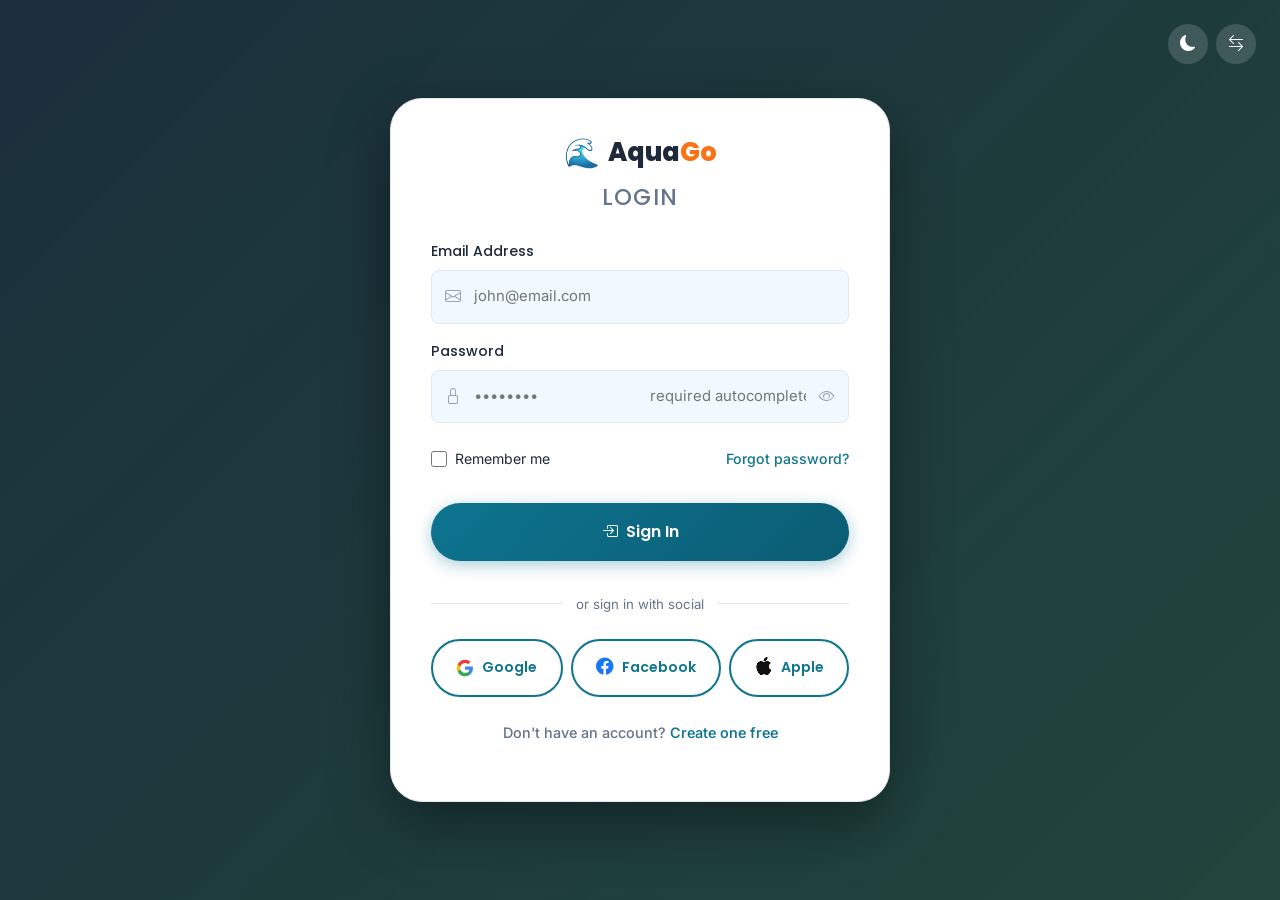
<file: login.html>
<!DOCTYPE html>
<html lang="en" data-theme="light" dir="ltr">

<head>
    <meta charset="UTF-8" />
    <link rel="icon" type="image/svg+xml" href="favicon.svg" />
    <title>Sign In &mdash; AquaGo | Manage Your Bookings</title>
    <meta name="description"
        content="Sign in to your AquaGo account to manage bookings, view trip history and access your digital waiver." />
    <meta name="robots" content="noindex" />
    <link rel="stylesheet" href="https://cdn.jsdelivr.net/npm/bootstrap@5.3.3/dist/css/bootstrap.min.css" />
    <link rel="stylesheet" href="https://cdn.jsdelivr.net/npm/bootstrap-icons@1.11.3/font/bootstrap-icons.min.css" />
    <link rel="stylesheet" href="assets/css/style.css" />
</head>

<body class="auth-page">
    <div class="auth-bg" aria-hidden="true"></div>
    <div class="auth-wrap">
        <div class="nav-controls" aria-label="Page controls">
            <button class="btn-toggle theme-toggle-btn" aria-label="Toggle dark mode">
                <i class="bi bi-moon-fill"></i>
            </button>
            <button class="btn-toggle rtl-toggle-btn" aria-label="Toggle RTL" title="RTL Mode">
                <i class="bi bi-arrow-left-right"></i>
            </button>
        </div>
        <div class="auth-card">
            <div style="text-align:center;margin-bottom:1.8rem;">
                <a href="index.html" class="d-inline-flex align-items-center gap-2 text-decoration-none mb-3"
                    aria-label="Back to homepage"
                    style="font-family:var(--font-h);font-size:1.6rem;font-weight:800;color:var(--text);line-height:1;">
                    <span style="font-size:1.8rem;">🌊</span>
                    <span>Aqua<span style="color:var(--accent);">Go</span></span>
                </a>
                <h1
                    style="font-size:1.4rem;font-weight:500;font-family:var(--font-h);margin-bottom:0;color:var(--text-muted);text-transform:uppercase;letter-spacing:.05em;">
                    Login</h1>
            </div>

            <form id="loginForm" novalidate>
                <div class="mb-3">
                    <label class="form-label-rr" for="loginEmail">Email Address</label>
                    <div style="position:relative;">
                        <i class="bi bi-envelope"
                            style="position:absolute;left:14px;top:50%;transform:translateY(-50%);color:var(--text-light);"></i>
                        <input type="email" id="loginEmail" name="email" class="form-control-rr"
                            style="padding-left:42px;" placeholder="john@email.com" required autocomplete="email">
                    </div>
                </div>
                <div class="mb-3">
                    <label class="form-label-rr" for="loginPassword">Password</label>
                    <div style="position:relative;">
                        <i class="bi bi-lock"
                            style="position:absolute;left:14px;top:50%;transform:translateY(-50%);color:var(--text-light);"></i>
                        <input type="password" id="loginPassword" name="password" class="form-control-rr"
                            style="padding-left:42px;padding-right:42px;" placeholder="&bull;&bull;&bull;&bull;&bull;&bull;&bull;&bull;
                            required autocomplete="current-password">
                        <button type="button" class="pw-toggle"
                            style="position:absolute;right:0;top:0;height:100%;background:none;border:none;padding:0 14px;cursor:pointer;color:var(--text-light);"
                            aria-label="Toggle password visibility"
                            onclick="this.previousElementSibling.type=this.previousElementSibling.type==='password'?'text':'password';this.querySelector('i').classList.toggle('bi-eye');this.querySelector('i').classList.toggle('bi-eye-slash');">
                            <i class="bi bi-eye"></i>
                        </button>
                    </div>
                </div>
                <div class="d-flex justify-content-between align-items-center mb-4" style="font-size:.88rem;">
                    <label style="display:flex;align-items:center;gap:8px;cursor:pointer;min-height:40px;">
                        <input type="checkbox" name="remember"
                            style="accent-color:var(--primary);width:16px;height:16px;"> Remember me
                    </label>
                    <a href="#" style="color:var(--primary);font-weight:500;">Forgot password?</a>
                </div>
                <button type="submit" class="btn-primary-rr w-100 justify-content-center"
                    style="font-size:1rem;padding:15px;">
                    <i class="bi bi-box-arrow-in-right"></i> Sign In
                </button>
            </form>

            <div style="display:flex;align-items:center;gap:.8rem;margin:2rem 0 1.5rem;" aria-hidden="true">
                <div style="flex:1;height:1px;background:var(--border);"></div>
                <span style="color:var(--text-muted);font-size:.83rem;">or sign in with social</span>
                <div style="flex:1;height:1px;background:var(--border);"></div>
            </div>

            <div class="d-flex flex-row gap-2 mb-4">
                <a href="#" class="btn-outline-rr flex-fill justify-content-center"
                    style="padding:12px;font-size:.85rem;" aria-label="Sign in with Google">
                    <svg width="18" height="18" viewBox="0 0 24 24" aria-hidden="true">
                        <path fill="#4285F4"
                            d="M22.56 12.25c0-.78-.07-1.53-.2-2.25H12v4.26h5.92c-.26 1.37-1.04 2.53-2.21 3.31v2.77h3.57c2.08-1.92 3.28-4.74 3.28-8.09z" />
                        <path fill="#34A853"
                            d="M12 23c2.97 0 5.46-.98 7.28-2.66l-3.57-2.77c-.98.66-2.23 1.06-3.71 1.06-2.86 0-5.29-1.93-6.16-4.53H2.18v2.84C3.99 20.53 7.7 23 12 23z" />
                        <path fill="#FBBC05"
                            d="M5.84 14.09c-.22-.66-.35-1.36-.35-2.09s.13-1.43.35-2.09V7.07H2.18C1.43 8.55 1 10.22 1 12s.43 3.45 1.18 4.93l2.85-2.22.81-.62z" />
                        <path fill="#EA4335"
                            d="M12 5.38c1.62 0 3.06.56 4.21 1.64l3.15-3.15C17.45 2.09 14.97 1 12 1 7.7 1 3.99 3.47 2.18 7.07l3.66 2.84c.87-2.6 3.3-4.53 6.16-4.53z" />
                    </svg>
                    <span>Google</span>
                </a>
                <a href="#" class="btn-outline-rr flex-fill justify-content-center"
                    style="padding:12px;font-size:.85rem;" aria-label="Sign in with Facebook">
                    <i class="bi bi-facebook" style="font-size:1.1rem;color:#1877F2;"></i>
                    <span>Facebook</span>
                </a>
                <a href="#" class="btn-outline-rr flex-fill justify-content-center"
                    style="padding:12px;font-size:.85rem;" aria-label="Sign in with Apple">
                    <i class="bi bi-apple" style="font-size:1.1rem;color:#111111;"></i>
                    <span>Apple</span>
                </a>
            </div>

            <p style="text-align:center;margin-top:1.5rem;color:var(--text-muted);font-size:.9rem;">
                Don't have an account? <a href="register.html" style="color:var(--primary);font-weight:550;">Create one
                    free</a>
            </p>
        </div>

    </div>
    <script src="https://cdn.jsdelivr.net/npm/bootstrap@5.3.3/dist/js/bootstrap.bundle.min.js"></script>
    <script src="assets/js/main.js"></script>
</body>

</html>
</file>
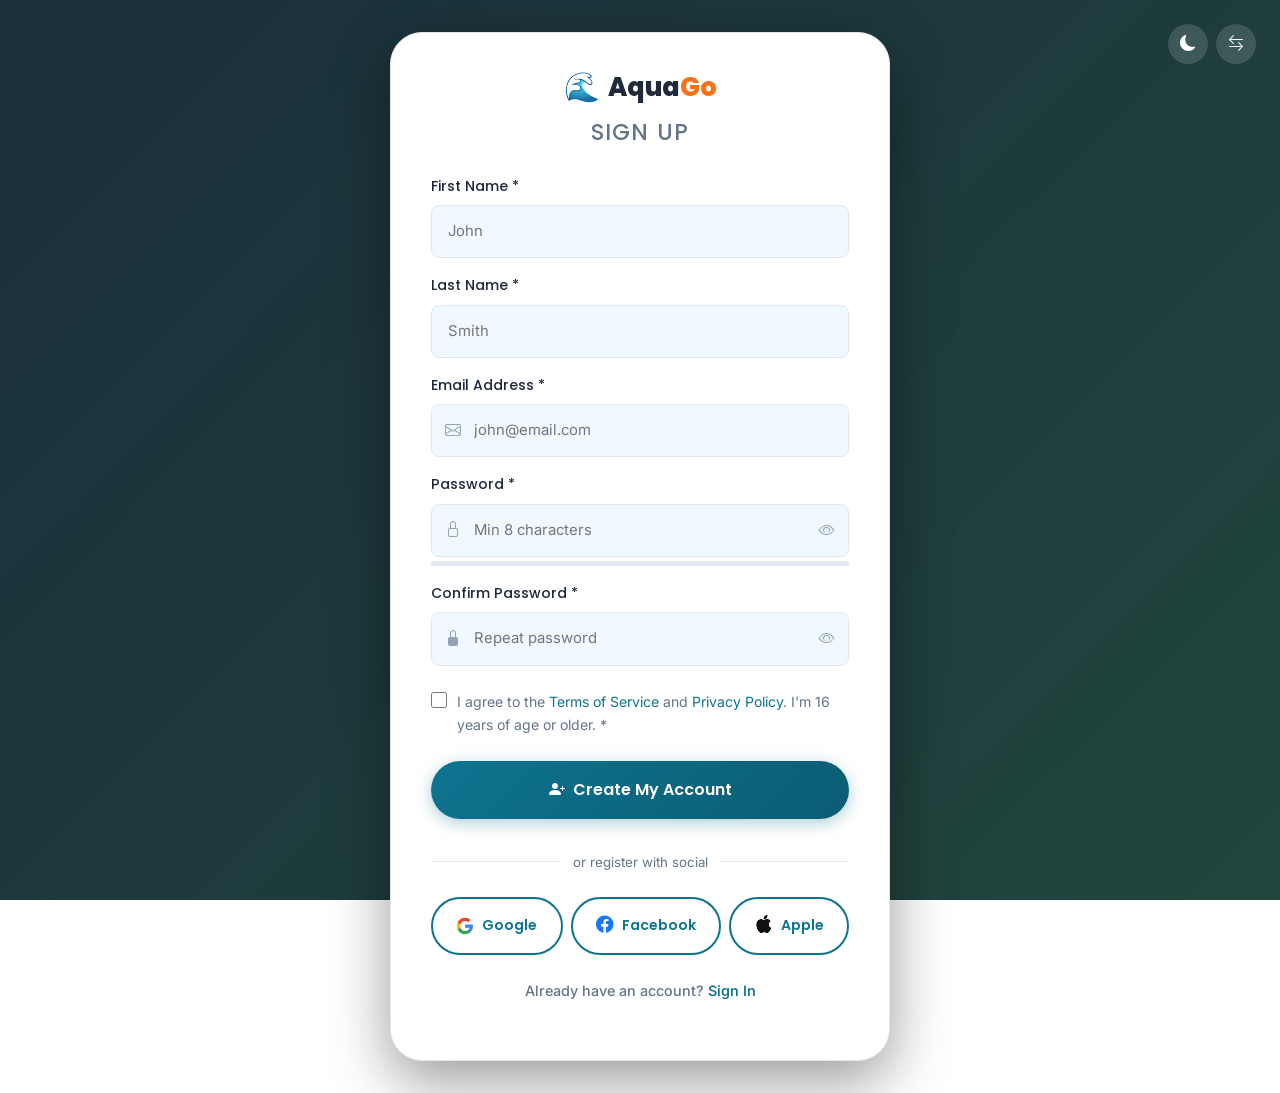
<file: register.html>
<!DOCTYPE html>
<html lang="en" data-theme="light" dir="ltr">

<head>
    <meta charset="UTF-8" />
    <link rel="icon" type="image/svg+xml" href="favicon.svg" />
    <title>Create Account &mdash; AquaGo | Join the Adventure</title>
    <meta name="description"
        content="Create your free AquaGo account to book river adventures, track trips, save favorite routes and access exclusive member deals." />
    <meta name="robots" content="noindex" />
    <link rel="stylesheet" href="https://cdn.jsdelivr.net/npm/bootstrap@5.3.3/dist/css/bootstrap.min.css" />
    <link rel="stylesheet" href="https://cdn.jsdelivr.net/npm/bootstrap-icons@1.11.3/font/bootstrap-icons.min.css" />
    <link rel="stylesheet" href="assets/css/style.css" />
</head>

<body class="auth-page">
    <div class="auth-bg" aria-hidden="true"></div>
    <div class="auth-wrap">
        <div class="nav-controls" aria-label="Page controls">
            <button class="btn-toggle theme-toggle-btn" aria-label="Toggle dark mode">
                <i class="bi bi-moon-fill"></i>
            </button>
            <button class="btn-toggle rtl-toggle-btn" aria-label="Toggle RTL" title="RTL Mode">
                <i class="bi bi-arrow-left-right"></i>
            </button>
        </div>
        <div class="auth-card">
            <div style="text-align:center;margin-bottom:1.8rem;">
                <a href="index.html" class="d-inline-flex align-items-center gap-2 text-decoration-none mb-3"
                    aria-label="Back to homepage"
                    style="font-family:var(--font-h);font-size:1.6rem;font-weight:800;color:var(--text);line-height:1;">
                    <span style="font-size:1.8rem;">🌊</span>
                    <span>Aqua<span style="color:var(--accent);">Go</span></span>
                </a>
                <h1
                    style="font-size:1.4rem;font-weight:500;font-family:var(--font-h);margin-bottom:0;color:var(--text-muted);text-transform:uppercase;letter-spacing:.05em;">
                    Sign Up</h1>
            </div>

            <form id="registerForm" novalidate>
                <div class="mb-3">
                    <label class="form-label-rr" for="regFirst">First Name *</label>
                    <input type="text" id="regFirst" name="firstName" class="form-control-rr" placeholder="John"
                        required autocomplete="given-name">
                </div>
                <div class="mb-3">
                    <label class="form-label-rr" for="regLast">Last Name *</label>
                    <input type="text" id="regLast" name="lastName" class="form-control-rr" placeholder="Smith" required
                        autocomplete="family-name">
                </div>
                <div class="mb-3">
                    <label class="form-label-rr" for="regEmail">Email Address *</label>
                    <div style="position:relative;">
                        <i class="bi bi-envelope"
                            style="position:absolute;left:14px;top:50%;transform:translateY(-50%);color:var(--text-light);"></i>
                        <input type="email" id="regEmail" name="email" class="form-control-rr"
                            style="padding-left:42px;" placeholder="john@email.com" required autocomplete="email">
                    </div>
                </div>
                <div class="mb-1">
                    <label class="form-label-rr" for="regPassword">Password *</label>
                    <div style="position:relative;">
                        <i class="bi bi-lock"
                            style="position:absolute;left:14px;top:50%;transform:translateY(-50%);color:var(--text-light);"></i>
                        <input type="password" id="regPassword" name="password" class="form-control-rr"
                            style="padding-left:42px;padding-right:42px;" placeholder="Min 8 characters" required
                            autocomplete="new-password">
                        <button type="button"
                            style="position:absolute;right:0;top:0;height:100%;background:none;border:none;padding:0 14px;cursor:pointer;color:var(--text-light);"
                            aria-label="Toggle password visibility"
                            onclick="this.previousElementSibling.type=this.previousElementSibling.type==='password'?'text':'password';this.querySelector('i').classList.toggle('bi-eye');this.querySelector('i').classList.toggle('bi-eye-slash');">
                            <i class="bi bi-eye"></i>
                        </button>
                    </div>
                </div>
                <!-- Password strength meter -->
                <div class="pw-strength-bar mb-3" id="pwStrengthBar" aria-label="Password strength indicator">
                    <div class="pw-strength-fill" id="pwStrengthFill"></div>
                </div>
                <div class="mb-4">
                    <label class="form-label-rr" for="regPasswordConf">Confirm Password *</label>
                    <div style="position:relative;">
                        <i class="bi bi-lock-fill"
                            style="position:absolute;left:14px;top:50%;transform:translateY(-50%);color:var(--text-light);"></i>
                        <input type="password" id="regPasswordConf" name="passwordConfirm" class="form-control-rr"
                            style="padding-left:42px;padding-right:42px;" placeholder="Repeat password" required
                            autocomplete="new-password">
                        <button type="button"
                            style="position:absolute;right:0;top:0;height:100%;background:none;border:none;padding:0 14px;cursor:pointer;color:var(--text-light);"
                            aria-label="Toggle password visibility"
                            onclick="this.previousElementSibling.type=this.previousElementSibling.type==='password'?'text':'password';this.querySelector('i').classList.toggle('bi-eye');this.querySelector('i').classList.toggle('bi-eye-slash');">
                            <i class="bi bi-eye"></i>
                        </button>
                    </div>
                </div>
                <div class="mb-4">
                    <label
                        style="display:flex;align-items:flex-start;gap:10px;cursor:pointer;font-size:.88rem;color:var(--text-muted);">
                        <input type="checkbox" name="terms"
                            style="accent-color:var(--primary);width:16px;height:16px;flex-shrink:0;margin-top:2px;"
                            required>
                        <span>I agree to the <a href="#" style="color:var(--primary);">Terms of Service</a> and <a
                                href="#" style="color:var(--primary);">Privacy Policy</a>. I'm 16 years of age or older.
                            *</span>
                    </label>
                </div>
                <button type="submit" class="btn-primary-rr w-100 justify-content-center"
                    style="font-size:1rem;padding:15px;">
                    <i class="bi bi-person-plus-fill"></i> Create My Account
                </button>
            </form>

            <div style="display:flex;align-items:center;gap:.8rem;margin:2rem 0 1.5rem;" aria-hidden="true">
                <div style="flex:1;height:1px;background:var(--border);"></div>
                <span style="color:var(--text-muted);font-size:.83rem;">or register with social</span>
                <div style="flex:1;height:1px;background:var(--border);"></div>
            </div>

            <div class="d-flex flex-row gap-2 mb-4">
                <a href="#" class="btn-outline-rr flex-fill justify-content-center"
                    style="padding:12px;font-size:.85rem;" aria-label="Sign up with Google">
                    <svg width="18" height="18" viewBox="0 0 24 24" aria-hidden="true">
                        <path fill="#4285F4"
                            d="M22.56 12.25c0-.78-.07-1.53-.2-2.25H12v4.26h5.92c-.26 1.37-1.04 2.53-2.21 3.31v2.77h3.57c2.08-1.92 3.28-4.74 3.28-8.09z" />
                        <path fill="#34A853"
                            d="M12 23c2.97 0 5.46-.98 7.28-2.66l-3.57-2.77c-.98.66-2.23 1.06-3.71 1.06-2.86 0-5.29-1.93-6.16-4.53H2.18v2.84C3.99 20.53 7.7 23 12 23z" />
                        <path fill="#FBBC05"
                            d="M5.84 14.09c-.22-.66-.35-1.36-.35-2.09s.13-1.43.35-2.09V7.07H2.18C1.43 8.55 1 10.22 1 12s.43 3.45 1.18 4.93l2.85-2.22.81-.62z" />
                        <path fill="#EA4335"
                            d="M12 5.38c1.62 0 3.06.56 4.21 1.64l3.15-3.15C17.45 2.09 14.97 1 12 1 7.7 1 3.99 3.47 2.18 7.07l3.66 2.84c.87-2.6 3.3-4.53 6.16-4.53z" />
                    </svg>
                    <span>Google</span>
                </a>
                <a href="#" class="btn-outline-rr flex-fill justify-content-center"
                    style="padding:12px;font-size:.85rem;" aria-label="Sign up with Facebook">
                    <i class="bi bi-facebook" style="font-size:1.1rem;color:#1877F2;"></i>
                    <span>Facebook</span>
                </a>
                <a href="#" class="btn-outline-rr flex-fill justify-content-center"
                    style="padding:12px;font-size:.85rem;" aria-label="Sign up with Apple">
                    <i class="bi bi-apple" style="font-size:1.1rem;color:#111111;"></i>
                    <span>Apple</span>
                </a>
            </div>

            <p style="text-align:center;margin-top:1.5rem;color:var(--text-muted);font-size:.9rem;">
                Already have an account? <a href="login.html" style="color:var(--primary);font-weight:550;">Sign In</a>
            </p>
        </div>
    </div>
    <script src="https://cdn.jsdelivr.net/npm/bootstrap@5.3.3/dist/js/bootstrap.bundle.min.js"></script>
    <script src="assets/js/main.js"></script>
</body>

</html>
</file>
<file: assets/css/style.css>
/* ============================================================
   RiverRun Outfitters - Main Stylesheet
   Version: 1.0
   Author: RiverRun Outfitters
   ============================================================ */

/* ── Google Fonts ─────────────────────────────────────── */
@import url('https://fonts.googleapis.com/css2?family=Poppins:wght@400;500;600;700;800;900&family=Inter:wght@300;400;500;600&display=swap');

/* ── CSS Variables ────────────────────────────────────── */
:root {
    --primary: #0E7490;
    --primary-dark: #0a5c73;
    --primary-light: #22d3ee;
    --secondary: #14532D;
    --secondary-light: #16a34a;
    --accent: #F97316;
    --accent-dark: #ea6c0a;

    /* Gradients */
    --grad-primary: linear-gradient(135deg, #0E7490 0%, #0a5c73 100%);
    --grad-hero: linear-gradient(160deg, #0e7490cc 0%, #14532dcc 100%);
    --grad-accent: linear-gradient(135deg, #F97316 0%, #ea580c 100%);
    --grad-water: linear-gradient(180deg, #0E7490 0%, #0c4a6e 100%);

    /* Light Mode */
    --bg: #ffffff;
    --bg-alt: #f0f9ff;
    --bg-card: #ffffff;
    --text: #1e293b;
    --text-muted: #64748b;
    --text-light: #94a3b8;
    --border: #e2e8f0;
    --shadow: 0 4px 24px rgba(14, 116, 144, .10);
    --shadow-lg: 0 8px 48px rgba(14, 116, 144, .18);

    /* Typography */
    --font-h: 'Poppins', sans-serif;
    --font-b: 'Inter', sans-serif;

    /* Spacing */
    --section-pad: 100px;
    --radius: 16px;
    --radius-sm: 8px;
    --radius-xl: 32px;

    /* Transitions */
    --trans: all .35s cubic-bezier(.4, 0, .2, 1);
    --trans-fast: all .2s ease;
}

/* ── Dark Mode Variables ──────────────────────────────── */
[data-theme="dark"] {
    --bg: #000000;
    --bg-alt: #121212;
    --bg-card: #1c1c1e;
    --text: #f1f5f9;
    --text-muted: #94a3b8;
    --text-light: #64748b;
    --border: #262626;
    --shadow: 0 4px 24px rgba(0, 0, 0, .60);
    --shadow-lg: 0 8px 48px rgba(0, 0, 0, .80);
    --grad-hero: linear-gradient(160deg, #0e749099 0%, #14532d99 100%);
}

/* ── Base ─────────────────────────────────────────────── */
*,
*::before,
*::after {
    box-sizing: border-box;
    margin: 0;
    padding: 0;
}

html {
    scroll-behavior: smooth;
    font-size: 16px;
    overflow-x: hidden;
}

body {
    font-family: var(--font-b);
    background: var(--bg);
    color: var(--text);
    transition: background .4s ease, color .4s ease;
    overflow-x: hidden;
    line-height: 1.7;
}

h1,
h2,
h3,
h4,
h5,
h6 {
    font-family: var(--font-h);
    color: var(--text);
    line-height: 1.25;
    font-weight: 500;
}

a {
    text-decoration: none;
    color: inherit;
    transition: var(--trans);
}

img {
    max-width: 100%;
    height: auto;
    display: block;
}

ul {
    list-style: none;
    padding: 0;
    margin: 0;
}

/* ── RTL Support ──────────────────────────────────────── */
[dir="rtl"] {
    text-align: right;
}

[dir="rtl"] .ms-auto {
    margin-right: auto !important;
    margin-left: 0 !important;
}

[dir="rtl"] .me-auto {
    margin-left: auto !important;
    margin-right: 0 !important;
}

[dir="rtl"] .me-2,
[dir="rtl"] .me-3 {
    margin-left: 0.5rem !important;
    margin-right: 0 !important;
}

[dir="rtl"] .ms-2,
[dir="rtl"] .ms-3 {
    margin-right: 0.5rem !important;
    margin-left: 0 !important;
}

[dir="rtl"] .text-start {
    text-align: right !important;
}

[dir="rtl"] .text-end {
    text-align: left !important;
}

[dir="rtl"] .btn-icon-left {
    flex-direction: row-reverse;
}

[dir="rtl"] .nav-link i.me-1 {
    margin-left: 4px;
    margin-right: 0;
}

[dir="rtl"] .sidebar {
    margin-left: 0;
    margin-right: 2rem;
}

/* ============================================================
   UTILITIES
   ============================================================ */
.section-pad {
    padding: var(--section-pad) 0;
}

.section-pad-sm {
    padding: 60px 0;
}

.bg-alt {
    background: var(--bg-alt);
}

.bg-card {
    background: var(--bg-card);
}

.section-tag {
    display: inline-flex;
    align-items: center;
    gap: 8px;
    background: rgba(14, 116, 144, .12);
    color: var(--primary);
    font-size: .8rem;
    font-weight: 500;
    letter-spacing: .12em;
    text-transform: uppercase;
    padding: 6px 16px;
    border-radius: 50px;
    margin-bottom: 16px;
}

[data-theme="dark"] .section-tag {
    background: rgba(14, 116, 144, .25);
}

.section-title {
    font-size: clamp(1.8rem, 4vw, 2.8rem);
    font-weight: 500;
    margin-bottom: 1rem;
}

.section-sub {
    font-size: 1.05rem;
    color: var(--text-muted);
    max-width: 620px;
    margin: 0 auto 2.5rem;
}

/* ── Buttons ──────────────────────────────────────────── */
.btn-primary-rr {
    display: inline-flex;
    align-items: center;
    gap: 8px;
    background: var(--grad-primary);
    color: #fff;
    font-family: var(--font-h);
    font-weight: 600;
    font-size: .95rem;
    padding: 14px 32px;
    border-radius: 50px;
    border: none;
    cursor: pointer;
    transition: var(--trans);
    box-shadow: 0 4px 16px rgba(14, 116, 144, .35);
    white-space: nowrap;
}

.btn-primary-rr:hover {
    transform: translateY(-3px);
    box-shadow: 0 8px 32px rgba(14, 116, 144, .50);
    color: #fff;
}

.btn-accent-rr {
    display: inline-flex;
    align-items: center;
    gap: 8px;
    background: var(--grad-accent);
    color: #fff;
    font-family: var(--font-h);
    font-weight: 600;
    font-size: .95rem;
    padding: 14px 32px;
    border-radius: 50px;
    border: none;
    cursor: pointer;
    transition: var(--trans);
    box-shadow: 0 4px 16px rgba(249, 115, 22, .35);
}

.btn-accent-rr:hover {
    transform: translateY(-3px);
    box-shadow: 0 8px 32px rgba(249, 115, 22, .50);
    color: #fff;
}

.btn-outline-rr {
    display: inline-flex;
    align-items: center;
    justify-content: center;
    flex-direction: row;
    gap: 8px;
    background: transparent;
    color: var(--primary);
    font-family: var(--font-h);
    font-weight: 600;
    font-size: .95rem;
    padding: 13px 31px;
    border-radius: 50px;
    border: 2px solid var(--primary);
    cursor: pointer;
    transition: var(--trans);
    white-space: nowrap;
}

.btn-outline-rr:hover {
    background: var(--primary);
    color: #fff;
    transform: translateY(-3px);
}


.btn-ghost-rr {
    display: inline-flex;
    align-items: center;
    gap: 8px;
    background: rgba(255, 255, 255, .15);
    backdrop-filter: blur(12px);
    color: #fff;
    font-family: var(--font-h);
    font-weight: 600;
    font-size: .95rem;
    padding: 13px 31px;
    border-radius: 50px;
    border: 2px solid rgba(255, 255, 255, .4);
    cursor: pointer;
    transition: var(--trans);
}

.btn-ghost-rr:hover {
    background: rgba(255, 255, 255, .28);
    border-color: rgba(255, 255, 255, .7);
    transform: translateY(-3px);
    color: #fff;
}

/* ── Cards ────────────────────────────────────────────── */
.card-rr {
    background: var(--bg-card);
    border-radius: var(--radius);
    border: 1px solid var(--border);
    box-shadow: var(--shadow);
    transition: var(--trans);
    overflow: hidden;
    display: flex;
    flex-direction: column;
    height: 100%;
}

.card-rr .p-4 {
    display: flex;
    flex-direction: column;
    flex-grow: 1;
}

.card-rr .p-4 .d-flex.justify-content-between {
    margin-top: auto;
}

.card-rr:hover {
    transform: translateY(-8px);
    box-shadow: var(--shadow-lg);
    border-color: var(--primary);
}

/* ── Glassmorphism ────────────────────────────────────── */
.glass {
    background: rgba(255, 255, 255, .12);
    backdrop-filter: blur(20px);
    -webkit-backdrop-filter: blur(20px);
    border: 1px solid rgba(255, 255, 255, .2);
    border-radius: var(--radius);
}

[data-theme="dark"] .glass {
    background: rgba(18, 18, 18, .55);
    border-color: rgba(255, 255, 255, .08);
}

/* ── Wave Dividers ────────────────────────────────────── */
.wave-divider {
    position: relative;
    overflow: hidden;
}

.wave-top,
.wave-bottom {
    position: absolute;
    left: 0;
    width: 100%;
    z-index: 2;
    line-height: 0;
}

.wave-top {
    top: -2px;
}

.wave-bottom {
    bottom: -2px;
}

/* ============================================================
   NAVBAR
   ============================================================ */
.navbar-rr {
    position: fixed;
    top: 0;
    left: 0;
    right: 0;
    z-index: 1000;
    padding: 18px 0;
    transition: var(--trans);
    background: transparent;
}

.navbar-rr.scrolled {
    background: rgba(11, 17, 32, .92);
    backdrop-filter: blur(20px);
    -webkit-backdrop-filter: blur(20px);
    box-shadow: 0 2px 24px rgba(0, 0, 0, .10);
    padding: 12px 0;
}

[data-theme="dark"] .navbar-rr.scrolled {
    background: rgba(0, 0, 0, .92);
}

.navbar-rr.scrolled .nav-logo-text {
    color: #fff;
}

.navbar-rr.scrolled .nav-link-rr {
    color: rgba(255, 255, 255, .92);
}

.nav-logo-text {
    font-family: var(--font-h);
    font-weight: 800;
    font-size: 1.4rem;
    color: #fff;
    transition: var(--trans);
    white-space: nowrap;
}

.nav-logo-text span {
    color: var(--accent);
}

.nav-logo-icon {
    font-size: 1.5rem;
}

.nav-link-rr {
    font-family: var(--font-h);
    font-size: .9rem;
    font-weight: 500;
    color: rgba(255, 255, 255, .92);
    padding: 8px 14px !important;
    border-radius: 50px;
    transition: var(--trans);
    white-space: nowrap;
}

.nav-link-rr:hover,
.nav-link-rr.active {
    color: var(--primary-light) !important;
    background: rgba(14, 116, 144, .12);
}

.scrolled .nav-link-rr:hover,
.scrolled .nav-link-rr.active {
    color: var(--primary-light) !important;
}

.nav-controls {
    display: flex;
    align-items: center;
    gap: 8px;
}

.btn-toggle {
    width: 40px;
    height: 40px;
    border-radius: 50%;
    border: none;
    background: rgba(255, 255, 255, .15);
    color: #fff;
    display: flex;
    align-items: center;
    justify-content: center;
    cursor: pointer;
    transition: var(--trans);
    font-size: 1rem;
}

.btn-toggle:hover {
    background: rgba(255, 255, 255, .28);
    transform: scale(1.1);
}

.scrolled .btn-toggle {
    background: rgba(255, 255, 255, .12);
    color: #fff;
}

.btn-book-nav {
    background: var(--grad-accent);
    color: #fff;
    font-family: var(--font-h);
    font-weight: 600;
    font-size: .85rem;
    padding: 10px 22px;
    border-radius: 50px;
    border: none;
    cursor: pointer;
    transition: var(--trans);
    white-space: nowrap;
    text-decoration: none;
    display: inline-flex;
    align-items: center;
    gap: 6px;
}

.btn-book-nav:hover {
    box-shadow: 0 4px 16px rgba(249, 115, 22, .5);
    transform: translateY(-2px);
    color: #fff;
}

.hamburger {
    width: 44px;
    height: 44px;
    border-radius: var(--radius-sm);
    border: 2px solid rgba(255, 255, 255, .4);
    background: rgba(255, 255, 255, .12);
    color: #fff;
    display: none;
    align-items: center;
    justify-content: center;
    cursor: pointer;
    font-size: 1.2rem;
    transition: var(--trans);
}

@media (max-width: 1200px) {
    #desktopNavLinks {
        display: none !important;
    }

    .hamburger {
        display: flex !important;
    }

    .nav-controls .btn-book-nav {
        display: none !important;
    }

    .navbar-rr .nav-controls>.theme-toggle-btn,
    .navbar-rr .nav-controls>.rtl-toggle-btn {
        display: none !important;
    }

    .offcanvas-rr .mobile-menu-controls .theme-toggle-btn,
    .offcanvas-rr .mobile-menu-controls .rtl-toggle-btn {
        display: flex !important;
    }
}

.scrolled .hamburger {
    border-color: rgba(255, 255, 255, .4);
    background: rgba(255, 255, 255, .12);
    color: #fff;
}

.hamburger:hover {
    background: rgba(255, 255, 255, .25);
}

/* ── Offcanvas Mobile Menu ────────────────────────────── */
.offcanvas-rr {
    position: fixed;
    top: 0;
    right: -320px;
    width: 320px;
    height: 100vh;
    background: var(--bg);
    z-index: 1100;
    padding: 2rem;
    overflow-y: auto;
    transition: right .4s cubic-bezier(.4, 0, .2, 1);
    box-shadow: -8px 0 48px rgba(0, 0, 0, .2);
}

.offcanvas-rr.open {
    right: 0;
}

[dir="rtl"] .offcanvas-rr {
    right: auto;
    left: -320px;
}

[dir="rtl"] .offcanvas-rr.open {
    left: 0;
    right: auto;
}

.offcanvas-overlay {
    position: fixed;
    inset: 0;
    background: rgba(0, 0, 0, .5);
    z-index: 1050;
    opacity: 0;
    pointer-events: none;
    transition: opacity .4s ease;
}

.offcanvas-overlay.open {
    opacity: 1;
    pointer-events: all;
}

.offcanvas-close {
    position: absolute;
    top: 1.2rem;
    right: 1.2rem;
    width: 36px;
    height: 36px;
    border-radius: 50%;
    border: none;
    background: var(--bg-alt);
    color: var(--text);
    cursor: pointer;
    font-size: 1rem;
    display: flex;
    align-items: center;
    justify-content: center;
}

.mobile-nav-link {
    display: flex;
    align-items: center;
    gap: 12px;
    padding: 14px 16px;
    border-radius: var(--radius-sm);
    color: var(--text);
    font-family: var(--font-h);
    font-weight: 500;
    font-size: 1rem;
    transition: var(--trans);
    min-height: 44px;
}

.mobile-nav-link:hover,
.mobile-nav-link.active {
    background: rgba(14, 116, 144, .1);
    color: var(--primary);
}

.mobile-nav-divider {
    height: 1px;
    background: var(--border);
    margin: 12px 0;
}

.offcanvas-rr .mobile-menu-controls .btn-toggle {
    background: var(--bg-alt);
    color: var(--primary);
    border: 1px solid var(--border);
}

.offcanvas-rr .mobile-menu-controls .btn-toggle:hover {
    background: rgba(14, 116, 144, .14);
    color: var(--primary-dark);
}

/* ============================================================
   HERO SECTIONS (shared base)
   ============================================================ */
.hero-rr {
    position: relative;
    min-height: 100vh;
    display: flex;
    align-items: center;
    background-size: cover;
    background-position: center;
    background-attachment: fixed;
    overflow: hidden;
}

.hero-rr::before {
    content: '';
    position: absolute;
    inset: 0;
    background: var(--grad-hero);
    z-index: 1;
}

.hero-content {
    position: relative;
    z-index: 3;
    padding-top: 100px;
}

/* Floating water blobs */
.blob {
    position: absolute;
    border-radius: 50%;
    filter: blur(60px);
    opacity: .25;
    animation: blobFloat 8s ease-in-out infinite;
    z-index: 2;
    pointer-events: none;
}

.blob-1 {
    width: 400px;
    height: 400px;
    background: var(--primary-light);
    top: -100px;
    right: -80px;
    animation-delay: 0s;
}

.blob-2 {
    width: 300px;
    height: 300px;
    background: var(--secondary-light);
    bottom: 40px;
    left: -60px;
    animation-delay: 3s;
}

.blob-3 {
    width: 200px;
    height: 200px;
    background: var(--accent);
    top: 40%;
    left: 40%;
    animation-delay: 5s;
}

@keyframes blobFloat {

    0%,
    100% {
        transform: translate(0, 0) scale(1);
    }

    33% {
        transform: translate(30px, -20px) scale(1.05);
    }

    66% {
        transform: translate(-20px, 15px) scale(.95);
    }
}

/* Animated wave at bottom of hero */
.hero-wave {
    position: absolute;
    bottom: 0;
    left: 0;
    width: 100%;
    z-index: 4;
    line-height: 0;
}

.hero-wave svg {
    display: block;
}

/* Hero Typography */
.hero-tag {
    display: inline-flex;
    align-items: center;
    gap: 8px;
    background: rgba(255, 255, 255, .18);
    backdrop-filter: blur(10px);
    color: #fff;
    font-size: .8rem;
    font-weight: 500;
    letter-spacing: .12em;
    text-transform: uppercase;
    padding: 6px 18px;
    border-radius: 50px;
    margin-bottom: 20px;
    border: 1px solid rgba(255, 255, 255, .25);
}

.hero-title {
    font-family: var(--font-h);
    font-size: clamp(2.4rem, 6vw, 4.5rem);
    font-weight: 500;
    color: #fff;
    line-height: 1.1;
    margin-bottom: 1.2rem;
}

.hero-title span {
    color: var(--accent);
}

.hero-sub {
    font-size: clamp(1rem, 2vw, 1.2rem);
    color: rgba(255, 255, 255, .88);
    max-width: 560px;
    margin-bottom: 2rem;
    line-height: 1.7;
}

.hero-btns {
    display: flex;
    gap: 14px;
    flex-wrap: wrap;
}

/* Fade-in animations */
.fade-in-up {
    opacity: 0;
    transform: translateY(30px);
    animation: fadeInUp .8s ease forwards;
}

.fade-in-up.d1 {
    animation-delay: .2s;
}

.fade-in-up.d2 {
    animation-delay: .4s;
}

.fade-in-up.d3 {
    animation-delay: .6s;
}

.fade-in-up.d4 {
    animation-delay: .8s;
}

.fade-in-up.d5 {
    animation-delay: 1s;
}

@keyframes fadeInUp {
    to {
        opacity: 1;
        transform: translateY(0);
    }
}

/* Scroll reveal */
.reveal {
    opacity: 0;
    transform: translateY(40px);
    transition: opacity .7s ease, transform .7s ease;
}

.reveal.visible {
    opacity: 1;
    transform: translateY(0);
}

.reveal-left {
    opacity: 0;
    transform: translateX(-40px);
    transition: opacity .7s ease, transform .7s ease;
}

.reveal-left.visible {
    opacity: 1;
    transform: translateX(0);
}

.reveal-right {
    opacity: 0;
    transform: translateX(40px);
    transition: opacity .7s ease, transform .7s ease;
}

.reveal-right.visible {
    opacity: 1;
    transform: translateX(0);
}

/* ============================================================
   PAGE HERO (sub-pages)
   ============================================================ */
.page-hero {
    position: relative;
    padding: 160px 0 100px;
    background-size: cover;
    background-position: center;
    overflow: hidden;
}

.page-hero::before {
    content: '';
    position: absolute;
    inset: 0;
    background: linear-gradient(135deg, rgba(14, 116, 144, .88) 0%, rgba(20, 83, 45, .78) 100%);
}

.page-hero-content {
    position: relative;
    z-index: 2;
}

.page-hero-title {
    font-size: clamp(2rem, 4vw, 3.2rem);
    font-weight: 500;
    color: #fff;
}

.breadcrumb-rr {
    display: flex;
    align-items: center;
    gap: 8px;
    color: rgba(255, 255, 255, .7);
    font-size: .9rem;
    margin-top: 12px;
}

.breadcrumb-rr a {
    color: rgba(255, 255, 255, .85);
}

.breadcrumb-rr a:hover {
    color: var(--accent);
}

.breadcrumb-sep {
    font-size: .7rem;
}

/* ============================================================
   SERVICES / RENTAL CARDS
   ============================================================ */
.service-card {
    background: var(--bg-card);
    border-radius: var(--radius);
    border: 1px solid var(--border);
    padding: 2rem;
    box-shadow: var(--shadow);
    text-align: center;
    transition: var(--trans);
    position: relative;
    overflow: hidden;
    display: flex;
    flex-direction: column;
}

.service-card .d-flex.justify-content-between {
    margin-top: auto;
}

.service-card::before {
    content: '';
    position: absolute;
    top: 0;
    left: 0;
    right: 0;
    height: 4px;
    background: var(--grad-primary);
    transform: scaleX(0);
    transition: var(--trans);
}

.service-card:hover::before {
    transform: scaleX(1);
}

.service-card:hover {
    transform: translateY(-10px);
    box-shadow: var(--shadow-lg);
    border-color: var(--primary);
}

.service-icon {
    width: 80px;
    height: 80px;
    border-radius: 50%;
    background: rgba(14, 116, 144, .1);
    color: var(--primary);
    font-size: 2rem;
    display: flex;
    align-items: center;
    justify-content: center;
    margin: 0 auto 1.2rem;
    transition: var(--trans);
}

.service-card:hover .service-icon {
    background: var(--primary);
    color: #fff;
    transform: scale(1.1) rotate(-5deg);
}

.service-card h4 {
    font-size: 1.2rem;
    font-weight: 500;
    margin-bottom: .5rem;
}

.service-card p {
    color: var(--text-muted);
    font-size: .93rem;
    margin-bottom: 1.2rem;
}

.service-card ul {
    list-style: none;
    padding: 0;
    margin: 0 auto 1.5rem;
    display: inline-block;
    text-align: left;
}

.service-card ul li {
    margin-bottom: 6px;
    color: var(--text-muted);
    font-size: .88rem;
}

/* Ripple hover effect */
.ripple-btn {
    position: relative;
    overflow: hidden;
}

.ripple-btn::after {
    content: '';
    position: absolute;
    inset: 0;
    background: radial-gradient(circle at center, rgba(255, 255, 255, .3) 0%, transparent 70%);
    opacity: 0;
    transform: scale(0);
    transition: opacity .4s ease, transform .6s ease;
}

.ripple-btn:hover::after {
    opacity: 1;
    transform: scale(3);
}

/* ============================================================
   STATS COUNTER SECTION
   ============================================================ */
.stats-section {
    background: var(--grad-primary);
    padding: 70px 0;
    position: relative;
    overflow: hidden;
}

.stat-item {
    text-align: center;
}

.stat-number {
    font-family: var(--font-h);
    font-size: clamp(2.2rem, 4vw, 3.5rem);
    font-weight: 900;
    color: #fff;
    display: block;
}

.stat-label {
    color: rgba(255, 255, 255, .8);
    font-size: .95rem;
    font-weight: 500;
    margin-top: .4rem;
}

.stat-icon {
    font-size: 2rem;
    color: var(--accent);
    margin-bottom: .8rem;
}

/* ============================================================
   TESTIMONIALS
   ============================================================ */
.testimonial-card {
    background: var(--bg-card);
    border-radius: var(--radius);
    border: 1px solid var(--border);
    padding: 2rem;
    box-shadow: var(--shadow);
    position: relative;
    transition: var(--trans);
    display: flex;
    flex-direction: column;
    height: 100%;
}

.testimonial-card .d-flex.align-items-center {
    margin-top: auto;
    justify-content: center;
}

.testimonial-card:hover {
    transform: translateY(-6px);
    box-shadow: var(--shadow-lg);
}

.testimonial-card::before {
    content: '\201C';
    font-size: 5rem;
    color: var(--primary);
    opacity: .12;
    position: absolute;
    top: 10px;
    left: 20px;
    font-family: Georgia, serif;
    line-height: 1;
}

.stars {
    color: var(--accent);
    font-size: 1rem;
    text-align: center;
}

.review-text {
    color: var(--text-muted);
    font-size: .95rem;
    line-height: 1.7;
    margin: 1rem 0;
}

.reviewer-avatar {
    width: 48px;
    height: 48px;
    border-radius: 50%;
    object-fit: cover;
    border: 3px solid var(--primary);
}

.reviewer-name {
    font-weight: 500;
    font-size: .95rem;
}

.reviewer-loc {
    font-size: .8rem;
    color: var(--text-muted);
}

/* ============================================================
   PRICING CARDS
   ============================================================ */
.pricing-card {
    background: var(--bg-card);
    border-radius: var(--radius-xl);
    border: 2px solid var(--border);
    padding: 2.5rem;
    text-align: center;
    transition: var(--trans);
    position: relative;
}

.pricing-card.featured {
    border-color: var(--primary);
    background: var(--grad-primary);
    color: #fff;
    transform: scale(1.05);
}

.pricing-card:hover:not(.featured) {
    border-color: var(--primary);
    transform: translateY(-8px);
    box-shadow: var(--shadow-lg);
}

.pricing-badge {
    position: absolute;
    top: -14px;
    left: 50%;
    transform: translateX(-50%);
    background: var(--accent);
    color: #fff;
    font-size: .75rem;
    font-weight: 500;
    padding: 4px 20px;
    border-radius: 50px;
    letter-spacing: .08em;
    text-transform: uppercase;
}

.price-amount {
    font-family: var(--font-h);
    font-size: 3rem;
    font-weight: 900;
}

.price-per {
    font-size: .9rem;
    opacity: .7;
    font-weight: 400;
}

.price-features {
    text-align: left;
    margin: 1.5rem 0;
}

.price-features li {
    display: flex;
    align-items: center;
    gap: 10px;
    padding: 8px 0;
    border-bottom: 1px solid var(--border);
    font-size: .93rem;
}

.featured .price-features li {
    border-color: rgba(255, 255, 255, .2);
}

.price-features .check {
    color: var(--secondary-light);
    font-size: .9rem;
}

.featured .price-features .check {
    color: #90f6a0;
}

/* ============================================================
   GALLERY
   ============================================================ */
.gallery-grid {
    display: grid;
    grid-template-columns: repeat(3, 1fr);
    gap: 30px;
}

@media (max-width: 1200px) {
    .gallery-grid {
        gap: 20px;
    }
}

@media (max-width: 1024px) {
    .gallery-grid {
        grid-template-columns: repeat(2, 1fr);
    }
}

@media (max-width: 768px) {
    .gallery-grid {
        grid-template-columns: repeat(2, 1fr);
        gap: 15px;
    }
}

@media (max-width: 576px) {
    .gallery-grid {
        grid-template-columns: 1fr;
    }
}

.gallery-item {
    aspect-ratio: 4 / 3;
    width: 100%;
    background: var(--bg-card);
    border-radius: var(--radius);
    overflow: hidden;
    position: relative;
    cursor: pointer;
    box-shadow: var(--shadow);
    transition: var(--trans);
}

.gallery-item img {
    width: 100%;
    height: 100%;
    object-fit: cover;
    transition: transform .5s ease;
}

.gallery-item:hover img {
    transform: scale(1.08);
}

.gallery-overlay {
    position: absolute;
    inset: 0;
    background: linear-gradient(to top, rgba(14, 116, 144, .85) 0%, transparent 60%);
    opacity: 0;
    transition: var(--trans);
    display: flex;
    align-items: center;
    justify-content: center;
}

.gallery-item:hover .gallery-overlay {
    opacity: 1;
}

.gallery-zoom-icon {
    font-size: 2.5rem;
    color: #fff;
}

/* Lightbox */
.lightbox {
    position: fixed;
    inset: 0;
    background: rgba(0, 0, 0, .92);
    z-index: 9999;
    display: none;
    align-items: center;
    justify-content: center;
    flex-direction: column;
}

.lightbox.open {
    display: flex;
}

.lightbox img {
    max-width: 90vw;
    max-height: 80vh;
    border-radius: var(--radius);
    object-fit: contain;
}

.lightbox-close {
    position: absolute;
    top: 20px;
    right: 24px;
    font-size: 2.5rem;
    color: #fff;
    cursor: pointer;
    line-height: 1;
}

/* ============================================================
   BLOG CARDS
   ============================================================ */
.blog-card {
    background: var(--bg-card);
    border-radius: var(--radius);
    border: 1px solid var(--border);
    overflow: hidden;
    box-shadow: var(--shadow);
    transition: var(--trans);
    display: flex;
    flex-direction: column;
    height: 100%;
}

.blog-card:hover {
    transform: translateY(-8px);
    box-shadow: var(--shadow-lg);
}

.blog-card-img {
    position: relative;
    overflow: hidden;
    height: 220px;
}

.blog-card-img img {
    width: 100%;
    height: 100%;
    object-fit: cover;
    transition: transform .5s ease;
}

.blog-card:hover .blog-card-img img {
    transform: scale(1.06);
}

.blog-cat-badge {
    position: absolute;
    top: 14px;
    left: 14px;
    background: var(--primary);
    color: #fff;
    font-size: .72rem;
    font-weight: 500;
    padding: 4px 14px;
    border-radius: 50px;
    text-transform: uppercase;
    letter-spacing: .08em;
}

.blog-meta {
    display: flex;
    align-items: center;
    gap: 16px;
    font-size: .82rem;
    color: var(--text-muted);
    margin-bottom: .7rem;
}

.blog-meta i {
    color: var(--primary);
}

.blog-card-body {
    padding: 1.5rem;
    display: flex;
    flex-direction: column;
    flex: 1;
}

.blog-card-body h5 {
    font-size: 1.1rem;
    font-weight: 500;
    margin-bottom: .6rem;
    line-height: 1.4;
}

.blog-card-body p {
    font-size: .9rem;
    color: var(--text-muted);
}

.blog-read-more {
    color: var(--primary);
    font-weight: 500;
    font-size: .9rem;
    display: inline-flex;
    align-items: center;
    gap: 6px;
    margin-top: auto;
    padding-top: 1rem;
    transition: var(--trans);
}

.blog-read-more:hover {
    gap: 10px;
}

/* ============================================================
   BOOKING FORM
   ============================================================ */
.booking-form-wrap {
    background: var(--bg-card);
    border-radius: var(--radius);
    border: 1px solid var(--border);
    padding: 2.5rem;
    box-shadow: var(--shadow);
}

.form-label-rr {
    font-family: var(--font-h);
    font-weight: 500;
    font-size: .88rem;
    color: var(--text);
    margin-bottom: .4rem;
    display: block;
}

.form-control-rr {
    width: 100%;
    padding: 13px 16px;
    border-radius: var(--radius-sm);
    border: 1.5px solid var(--border);
    background: var(--bg-alt);
    color: var(--text);
    font-family: var(--font-b);
    font-size: .93rem;
    transition: var(--trans);
    outline: none;
}

.form-control-rr:focus {
    border-color: var(--primary);
    box-shadow: 0 0 0 3px rgba(14, 116, 144, .15);
    background: var(--bg);
}

.form-control-rr.error {
    border-color: #ef4444;
}

.form-error-msg {
    color: #ef4444;
    font-size: .8rem;
    margin-top: 4px;
}

/* Booking sidebar */
.booking-sidebar {
    background: var(--bg-card);
    border-radius: var(--radius);
    border: 1px solid var(--border);
    padding: 1.8rem;
    box-shadow: var(--shadow);
    position: sticky;
    top: 100px;
}

.summary-line {
    display: flex;
    justify-content: space-between;
    align-items: center;
    padding: 10px 0;
    border-bottom: 1px solid var(--border);
    font-size: .9rem;
}

.summary-total {
    display: flex;
    justify-content: space-between;
    align-items: center;
    padding: 14px 0 0;
    font-weight: 500;
    font-size: 1.1rem;
    color: var(--primary);
}

/* ============================================================
   CONTACT
   ============================================================ */
.contact-card {
    background: var(--bg-card);
    border-radius: var(--radius);
    border: 1px solid var(--border);
    padding: 1.8rem;
    box-shadow: var(--shadow);
    text-align: center;
    transition: var(--trans);
}

.contact-card:hover {
    transform: translateY(-6px);
    border-color: var(--primary);
}

.contact-icon {
    width: 64px;
    height: 64px;
    border-radius: 50%;
    background: rgba(14, 116, 144, .1);
    color: var(--primary);
    font-size: 1.5rem;
    display: flex;
    align-items: center;
    justify-content: center;
    margin: 0 auto 1rem;
    transition: var(--trans);
}

.contact-card:hover .contact-icon {
    background: var(--primary);
    color: #fff;
}

/* ============================================================
   ACCORDION / FAQ
   ============================================================ */
.faq-item {
    border-radius: var(--radius-sm);
    border: 1.5px solid var(--border);
    overflow: hidden;
    margin-bottom: 12px;
    transition: var(--trans);
}

.faq-item.open {
    border-color: var(--primary);
    box-shadow: 0 4px 16px rgba(14, 116, 144, .12);
}

.faq-question {
    display: flex;
    align-items: center;
    justify-content: space-between;
    padding: 18px 20px;
    cursor: pointer;
    background: var(--bg-card);
    font-family: var(--font-h);
    font-weight: 500;
    font-size: .97rem;
    transition: var(--trans);
    gap: 16px;
    min-height: 44px;
}

.faq-question:hover {
    background: rgba(14, 116, 144, .05);
}

.faq-icon {
    width: 28px;
    height: 28px;
    border-radius: 50%;
    background: rgba(14, 116, 144, .1);
    color: var(--primary);
    display: flex;
    align-items: center;
    justify-content: center;
    flex-shrink: 0;
    font-size: .8rem;
    transition: transform .35s ease;
}

.faq-item.open .faq-icon {
    transform: rotate(45deg);
    background: var(--primary);
    color: #fff;
}

.faq-answer {
    max-height: 0;
    overflow: hidden;
    transition: max-height .45s ease;
}

.faq-answer-inner {
    padding: 0 20px 18px;
    color: var(--text-muted);
    font-size: .93rem;
    line-height: 1.7;
}

/* ============================================================
   FOOTER
   ============================================================ */
.footer-rr {
    background: #071d2b;
    color: rgba(255, 255, 255, .75);
    position: relative;
    overflow: hidden;
}

.footer-top {
    padding: 80px 0 50px;
}

.footer-logo-text {
    font-family: var(--font-h);
    font-weight: 800;
    font-size: 1.4rem;
    color: #fff;
}

.footer-logo-icon {
    font-size: 1.5rem;
    line-height: 1;
}

.footer-logo-text span {
    color: var(--accent);
}

.footer-desc {
    font-size: .9rem;
    line-height: 1.7;
    margin-top: .8rem;
    max-width: 280px;
}

.footer-col-title {
    font-family: var(--font-h);
    font-weight: 500;
    font-size: 1rem;
    color: #fff;
    margin-bottom: 1.2rem;
    position: relative;
    padding-bottom: .6rem;
}

.footer-col-title::after {
    content: '';
    position: absolute;
    bottom: 0;
    left: 0;
    width: 32px;
    height: 3px;
    background: var(--accent);
    border-radius: 2px;
}

[dir="rtl"] .footer-col-title::after {
    left: auto;
    right: 0;
}

.footer-link {
    display: flex;
    align-items: center;
    gap: 8px;
    color: rgba(255, 255, 255, .65);
    font-size: .9rem;
    padding: 5px 0;
    transition: var(--trans);
}

.footer-link:hover {
    color: var(--primary-light);
    padding-left: 4px;
}

[dir="rtl"] .footer-link:hover {
    padding-left: 0;
    padding-right: 4px;
}

.footer-link i {
    color: var(--primary-light);
    font-size: .8rem;
}

.social-links {
    display: flex;
    gap: 10px;
    margin-top: .4rem;
    flex-wrap: wrap;
}

.social-btn {
    width: 40px;
    height: 40px;
    border-radius: 50%;
    background: rgba(255, 255, 255, .08);
    border: 1px solid rgba(255, 255, 255, .12);
    color: rgba(255, 255, 255, .75);
    display: flex;
    align-items: center;
    justify-content: center;
    transition: var(--trans);
    font-size: .95rem;
    text-decoration: none;
}

.social-btn:hover {
    background: var(--primary);
    border-color: var(--primary);
    color: #fff;
    transform: translateY(-4px);
}

.newsletter-form {
    display: flex;
    gap: 8px;
    margin-top: .5rem;
}

.newsletter-input {
    flex: 1;
    padding: 12px 16px;
    border-radius: 50px;
    border: 1.5px solid rgba(255, 255, 255, .15);
    background: rgba(255, 255, 255, .07);
    color: #fff;
    font-size: .88rem;
    outline: none;
    transition: var(--trans);
    min-width: 0;
}

.newsletter-input::placeholder {
    color: rgba(255, 255, 255, .45);
}

.newsletter-input:focus {
    border-color: var(--primary-light);
}

.newsletter-btn {
    padding: 12px 20px;
    border-radius: 50px;
    background: var(--accent);
    color: #fff;
    border: none;
    cursor: pointer;
    font-weight: 600;
    transition: var(--trans);
    white-space: nowrap;
}

.newsletter-btn:hover {
    background: var(--accent-dark);
    transform: translateY(-2px);
}

.footer-bottom {
    border-top: 1px solid rgba(255, 255, 255, .1);
    padding: 22px 0;
    font-size: .85rem;
    color: rgba(255, 255, 255, .5);
}

/* Back to top */
#backToTop {
    position: fixed;
    bottom: 30px;
    right: 30px;
    width: 48px;
    height: 48px;
    background: var(--grad-primary);
    color: #fff;
    border-radius: 50%;
    border: none;
    cursor: pointer;
    font-size: 1.2rem;
    display: flex;
    align-items: center;
    justify-content: center;
    box-shadow: 0 4px 16px rgba(14, 116, 144, .4);
    opacity: 0;
    transform: translateY(20px);
    transition: var(--trans);
    z-index: 900;
}

#backToTop.show {
    opacity: 1;
    transform: translateY(0);
}

#backToTop:hover {
    transform: translateY(-4px);
    box-shadow: 0 8px 24px rgba(14, 116, 144, .6);
}

[dir="rtl"] #backToTop {
    right: auto;
    left: 30px;
}

/* ============================================================
   404 + COMING SOON
   ============================================================ */
.error-page {
    min-height: 100vh;
    display: flex;
    align-items: center;
    justify-content: center;
    text-align: center;
    background: var(--bg);
    position: relative;
    overflow: hidden;
}

.error-number {
    font-family: var(--font-h);
    font-size: clamp(6rem, 15vw, 12rem);
    font-weight: 900;
    background: var(--grad-primary);
    -webkit-background-clip: text;
    -webkit-text-fill-color: transparent;
    background-clip: text;
    line-height: 1;
}

.countdown-wrap {
    display: flex;
    gap: 24px;
    justify-content: center;
    flex-wrap: wrap;
}

.count-box {
    text-align: center;
    background: var(--bg-card);
    border: 1px solid var(--border);
    border-radius: var(--radius);
    padding: 1.5rem 2rem;
    min-width: 100px;
    box-shadow: var(--shadow);
}

.count-num {
    font-family: var(--font-h);
    font-size: 2.8rem;
    font-weight: 900;
    color: var(--primary);
    display: block;
}

.count-label {
    font-size: .8rem;
    color: var(--text-muted);
    text-transform: uppercase;
    letter-spacing: .1em;
    margin-top: 4px;
}

/* ============================================================
   AUTH PAGES (Login / Register)
   ============================================================ */
.auth-page {
    min-height: 100vh;
    display: flex;
    align-items: stretch;
}

.auth-brand-side {
    flex: 1;
    background: var(--grad-water);
    display: flex;
    flex-direction: column;
    align-items: center;
    justify-content: center;
    padding: 3rem;
    position: relative;
    overflow: hidden;
}

.auth-form-side {
    flex: 0 0 480px;
    display: flex;
    align-items: center;
    justify-content: center;
    padding: 3rem;
    background: var(--bg);
}

@media(max-width:768px) {
    .auth-page {
        flex-direction: column;
    }

    .auth-brand-side {
        min-height: 280px;
        flex: none;
    }

    .auth-form-side {
        flex: none;
        width: 100%;
        padding: 2rem 1.5rem;
    }
}

.auth-card {
    width: 100%;
    max-width: 500px;
}

.auth-card h2 {
    font-size: 2rem;
    font-weight: 500;
    margin-bottom: .4rem;
}

.pwd-strength {
    height: 5px;
    border-radius: 3px;
    background: var(--border);
    margin-top: 8px;
    transition: var(--trans);
}

.pwd-strength-bar {
    height: 100%;
    border-radius: 3px;
    width: 0;
    transition: width .4s ease, background .4s ease;
}

/* ============================================================
   TIMELINE
   ============================================================ */
.timeline {
    position: relative;
    padding-left: 55px;
}

.timeline::before {
    content: '';
    position: absolute;
    left: 28px;
    top: 0;
    bottom: 0;
    width: 2px;
    background: var(--border);
}

[dir="rtl"] .timeline {
    padding-left: 0;
    padding-right: 55px;
}

[dir="rtl"] .timeline::before {
    left: auto;
    right: 28px;
}

.timeline-item {
    position: relative;
    margin-bottom: 2rem;
}

.timeline-dot {
    position: absolute;
    left: -43px;
    top: 4px;
    width: 32px;
    height: 32px;
    border-radius: 50%;
    background: var(--primary);
    color: #fff;
    display: flex;
    align-items: center;
    justify-content: center;
    font-size: .8rem;
    font-weight: 700;
    border: 3px solid var(--bg);
    box-shadow: 0 0 0 2px var(--primary);
}

[dir="rtl"] .timeline-dot {
    left: auto;
    right: -43px;
}

.timeline-body {
    background: var(--bg-card);
    border-radius: var(--radius-sm);
    border: 1px solid var(--border);
    padding: 1.2rem 1.5rem;
}

/* ============================================================
   DIFFICULTY BADGE
   ============================================================ */
.diff-badge {
    display: inline-flex;
    align-items: center;
    gap: 6px;
    padding: 5px 14px;
    border-radius: 50px;
    font-size: .8rem;
    font-weight: 700;
    text-transform: uppercase;
    letter-spacing: .06em;
}

.diff-easy {
    background: #d1fae5;
    color: #065f46;
}

.diff-moderate {
    background: #fef3c7;
    color: #92400e;
}

.diff-hard {
    background: #fee2e2;
    color: #991b1b;
}

[data-theme="dark"] .diff-easy {
    background: rgba(5, 150, 105, .2);
    color: #34d399;
}

[data-theme="dark"] .diff-moderate {
    background: rgba(245, 158, 11, .2);
    color: #fbbf24;
}

[data-theme="dark"] .diff-hard {
    background: rgba(239, 68, 68, .2);
    color: #f87171;
}

/* ============================================================
   MISC HELPERS
   ============================================================ */
.text-primary-rr {
    color: var(--primary) !important;
}

.text-accent-rr {
    color: var(--accent) !important;
}

.text-secondary-rr {
    color: var(--secondary-light) !important;
}

.bg-primary-rr {
    background: var(--primary) !important;
}

.bg-accent-rr {
    background: var(--accent) !important;
}

.divider-wave {
    margin: 0;
    line-height: 0;
}

/* Image placeholder */
.img-placeholder {
    background: linear-gradient(135deg, var(--bg-alt) 0%, var(--border) 100%);
    display: flex;
    align-items: center;
    justify-content: center;
    color: var(--text-muted);
    font-size: 2rem;
}

/* Pull quote */
.pull-quote {
    border-left: 5px solid var(--primary);
    padding: 1rem 1.5rem;
    background: rgba(14, 116, 144, .06);
    border-radius: 0 var(--radius-sm) var(--radius-sm) 0;
    font-style: italic;
    color: var(--text-muted);
    font-size: 1.05rem;
}

[dir="rtl"] .pull-quote {
    border-left: none;
    border-right: 5px solid var(--primary);
    border-radius: var(--radius-sm) 0 0 var(--radius-sm);
}

/* ── Responsive ───────────────────────────────────────── */
@media (max-width: 1199px) {
    :root {
        --section-pad: 80px;
    }
}

@media (max-width: 991px) {
    :root {
        --section-pad: 70px;
    }

    .hamburger {
        display: flex;
    }

    #desktopNavLinks {
        display: none;
    }

    .hero-rr {
        background-attachment: scroll;
    }

    .pricing-card.featured {
        transform: scale(1);
    }
}

@media (max-width: 767px) {
    :root {
        --section-pad: 55px;
    }

    .hero-btns {
        justify-content: center;
    }

    .hero-title {
        text-align: center;
    }

    .hero-sub {
        text-align: center;
        margin: 0 auto 2rem;
    }

    .gallery-grid {
        columns: 2;
    }

    .booking-sidebar {
        margin-top: 2rem;
        position: static;
    }

    .auth-form-side {
        padding: 2rem 1.2rem;
    }
}

@media (max-width: 575px) {
    .hero-btns {
        flex-direction: column;
        align-items: center;
    }

    .stats-section .col-6 .stat-number {
        font-size: 2rem;
    }

    .gallery-grid {
        columns: 1;
    }

    .countdown-wrap {
        gap: 14px;
    }

    .count-box {
        padding: 1rem 1.2rem;
        min-width: 70px;
    }

    .count-num {
        font-size: 2rem;
    }
}

/* ── Skeleton loader ──────────────────────────────────── */
.skeleton {
    background: linear-gradient(90deg, var(--border) 25%, var(--bg-alt) 50%, var(--border) 75%);
    background-size: 200% 100%;
    animation: skeleton 1.5s infinite;
    border-radius: var(--radius-sm);
}

@keyframes skeleton {
    0% {
        background-position: 200% 0;
    }

    100% {
        background-position: -200% 0;
    }
}

/* ── Filter Pills ─────────────────────────────────────── */
.filter-pill {
    display: inline-flex;
    align-items: center;
    gap: 6px;
    padding: 8px 20px;
    border-radius: 50px;
    border: 1.5px solid var(--border);
    background: var(--bg-card);
    color: var(--text-muted);
    font-size: .88rem;
    font-weight: 500;
    cursor: pointer;
    transition: var(--trans);
    min-height: 44px;
}

.filter-pill:hover,
.filter-pill.active {
    background: var(--primary);
    border-color: var(--primary);
    color: #fff;
}

/* CTA Banner */
.cta-banner {
    background: var(--grad-primary);
    border-radius: var(--radius-xl);
    padding: 3.5rem;
    text-align: center;
    position: relative;
    overflow: hidden;
}

.cta-banner::before {
    content: '';
    position: absolute;
    width: 400px;
    height: 400px;
    border-radius: 50%;
    background: rgba(255, 255, 255, .05);
    top: -150px;
    right: -100px;
}

.cta-banner h2 {
    color: #fff;
    font-size: clamp(1.6rem, 3vw, 2.4rem);
    margin-bottom: .8rem;
}

.cta-banner p {
    color: rgba(255, 255, 255, .82);
    max-width: 560px;
    margin: 0 auto 2rem;
}

/* ── Team Cards ───────────────────────────────────────── */
.team-card {
    background: var(--bg-card);
    border-radius: var(--radius);
    border: 1px solid var(--border);
    overflow: hidden;
    box-shadow: var(--shadow);
    text-align: center;
    transition: var(--trans);
}

.team-card:hover {
    transform: translateY(-8px);
    box-shadow: var(--shadow-lg);
}

.team-img {
    position: relative;
    height: 240px;
    overflow: hidden;
}

.team-img img {
    width: 100%;
    height: 100%;
    object-fit: cover;
    transition: transform .5s ease;
}

.team-card:hover .team-img img {
    transform: scale(1.06);
}

.team-social-overlay {
    position: absolute;
    inset: 0;
    background: rgba(14, 116, 144, .8);
    display: flex;
    align-items: center;
    justify-content: center;
    gap: 12px;
    opacity: 0;
    transition: var(--trans);
}

.team-card:hover .team-social-overlay {
    opacity: 1;
}

.team-body {
    padding: 1.4rem;
}

.team-role {
    color: var(--accent);
    font-size: .85rem;
    font-weight: 500;
    text-transform: uppercase;
    letter-spacing: .08em;
}

/* Animated water bottom */
@keyframes waveAnim {

    0%,
    100% {
        d: path("M 0 40 Q 200 0 400 40 Q 600 80 800 40 L 800 80 L 0 80 Z");
    }

    50% {
        d: path("M 0 40 Q 200 80 400 40 Q 600 0 800 40 L 800 80 L 0 80 Z");
    }
}

/* ============================================================
   AUTH PAGES — updated layout (centered card over river bg)
   ============================================================ */
.auth-page {
    min-height: 100vh;
    display: flex;
    flex-direction: column;
    align-items: center;
    justify-content: center;
    padding: 2rem 1rem;
    position: relative;
}

.auth-bg {
    position: fixed;
    inset: 0;
    z-index: 0;
    background: url('https://images.unsplash.com/photo-1504280390367-361c6d9f38f4?w=1600&q=60') center/cover no-repeat;
}

.auth-bg::after {
    content: '';
    position: absolute;
    inset: 0;
    background: linear-gradient(135deg, rgba(7, 29, 43, .92), rgba(2, 44, 34, .88));
}

.auth-wrap {
    position: relative;
    z-index: 2;
    width: 100%;
    max-width: 540px;
    display: flex;
    flex-direction: column;
    align-items: center;
    gap: 1.5rem;
}

.auth-page .auth-wrap>.nav-controls {
    position: fixed;
    top: 24px;
    right: 24px;
    z-index: 3;
}

[dir="rtl"] .auth-page .auth-wrap>.nav-controls {
    right: auto;
    left: 24px;
}

.auth-logo {
    display: flex;
    align-items: center;
    gap: 10px;
    text-decoration: none;
    font-family: var(--font-h);
    font-size: 1.4rem;
    font-weight: 800;
    color: #fff;
}

.auth-logo-icon {
    font-size: 1.5rem;
    line-height: 1;
}

.auth-logo>span:last-child {
    color: #fff;
}

.auth-logo>span:last-child span {
    color: var(--accent);
}

@media (max-width: 991px) {
    .auth-logo {
        padding-right: 72px;
    }

    [dir="rtl"] .auth-logo {
        padding-right: 0;
        padding-left: 72px;
    }
}

.auth-card {
    background: var(--bg-card);
    border-radius: var(--radius-xl);
    border: 1px solid var(--border);
    padding: 2.5rem;
    width: 100%;
    box-shadow: 0 20px 60px rgba(0, 0, 0, .4);
    backdrop-filter: blur(10px);
}

.auth-footer {
    color: rgba(255, 255, 255, .6);
    font-size: .85rem;
}

/* Auth social buttons — keep icon + text always inline, never wrap */
.auth-card .d-flex.flex-row .btn-outline-rr {
    flex-direction: row !important;
    align-items: center !important;
    flex-wrap: nowrap !important;
    white-space: nowrap !important;
    min-width: 0;
    overflow: hidden;
    gap: 8px;
    padding: 12px 24px !important;
    font-size: .88rem !important;
}

.auth-card .d-flex.flex-row .btn-outline-rr svg,
.auth-card .d-flex.flex-row .btn-outline-rr i {
    flex-shrink: 0;
}

/* On very small screens, hide the text & show icon only */
@media (max-width: 380px) {
    .auth-card .d-flex.flex-row .btn-outline-rr span {
        display: none;
    }

    .auth-card .d-flex.flex-row .btn-outline-rr {
        padding: 10px !important;
    }
}

/* Password strength bar */
.pw-strength-bar {
    height: 5px;
    background: var(--border);
    border-radius: 3px;
    overflow: hidden;
}

.pw-strength-fill {
    height: 100%;
    width: 0;
    border-radius: 3px;
    transition: width .4s ease, background .4s ease;
}

/* ============================================================
   CONTACT INFO CARDS
   ============================================================ */
.contact-info-card {
    background: var(--bg-card);
    border: 1px solid var(--border);
    border-radius: var(--radius);
    padding: 2rem 1.5rem;
    box-shadow: var(--shadow);
    transition: var(--trans);
}

.contact-info-card:hover {
    transform: translateY(-6px);
    border-color: var(--primary);
    box-shadow: var(--shadow-lg);
}

.contact-info-card i {
    display: block;
    font-size: 2.2rem;
    color: var(--primary);
    margin-bottom: 1rem;
}

.contact-info-card h6 {
    font-weight: 500;
    margin-bottom: .5rem;
    font-family: var(--font-h);
}

.contact-info-card p {
    color: var(--text-muted);
    font-size: .88rem;
    margin: 0;
    line-height: 1.6;
}

.contact-info-card a {
    color: var(--primary);
    font-weight: 550;
}

/* ============================================================
   SECTION PADDING VARIANTS
   ============================================================ */
.section-pad-sm {
    padding: 50px 0;
}

/* ============================================================
   BOOKING FORM ENHANCEMENTS
   ============================================================ */
#bookSubmitBtn:disabled {
    opacity: .5;
    cursor: not-allowed;
}

#bookSubmitBtn:not(:disabled) {
    opacity: 1;
    cursor: pointer;
}

/* Waiver check enables submit */
#waiverCheck:checked~div #bookSubmitBtn,
#waiverCheck:checked+label~button {
    opacity: 1;
}

/* ============================================================
   GLOBAL TYPOGRAPHY RULES (ENFORCED LIMITS)
   ============================================================ */
/* Headings must strictly be below 600 weight (e.g. 500) */
h1, h2, h3, h4, h5, h6,
.hero-title, .section-title, .page-hero-title, .auth-card h2, .service-card h4, .blog-card-body h5, .contact-info-card h6 {
    font-weight: 500 !important;
}

/* Paragraphs & subheadings must strictly be between 400 and 550 weight (inclusive) */
p, .section-sub, .hero-sub, .section-tag, .hero-tag, .reviewer-name, .pricing-badge, .blog-cat-badge, .form-label-rr, .faq-question, .team-role, .contact-info-card a, .blog-read-more {
    font-weight: 500 !important;
}
</file>
